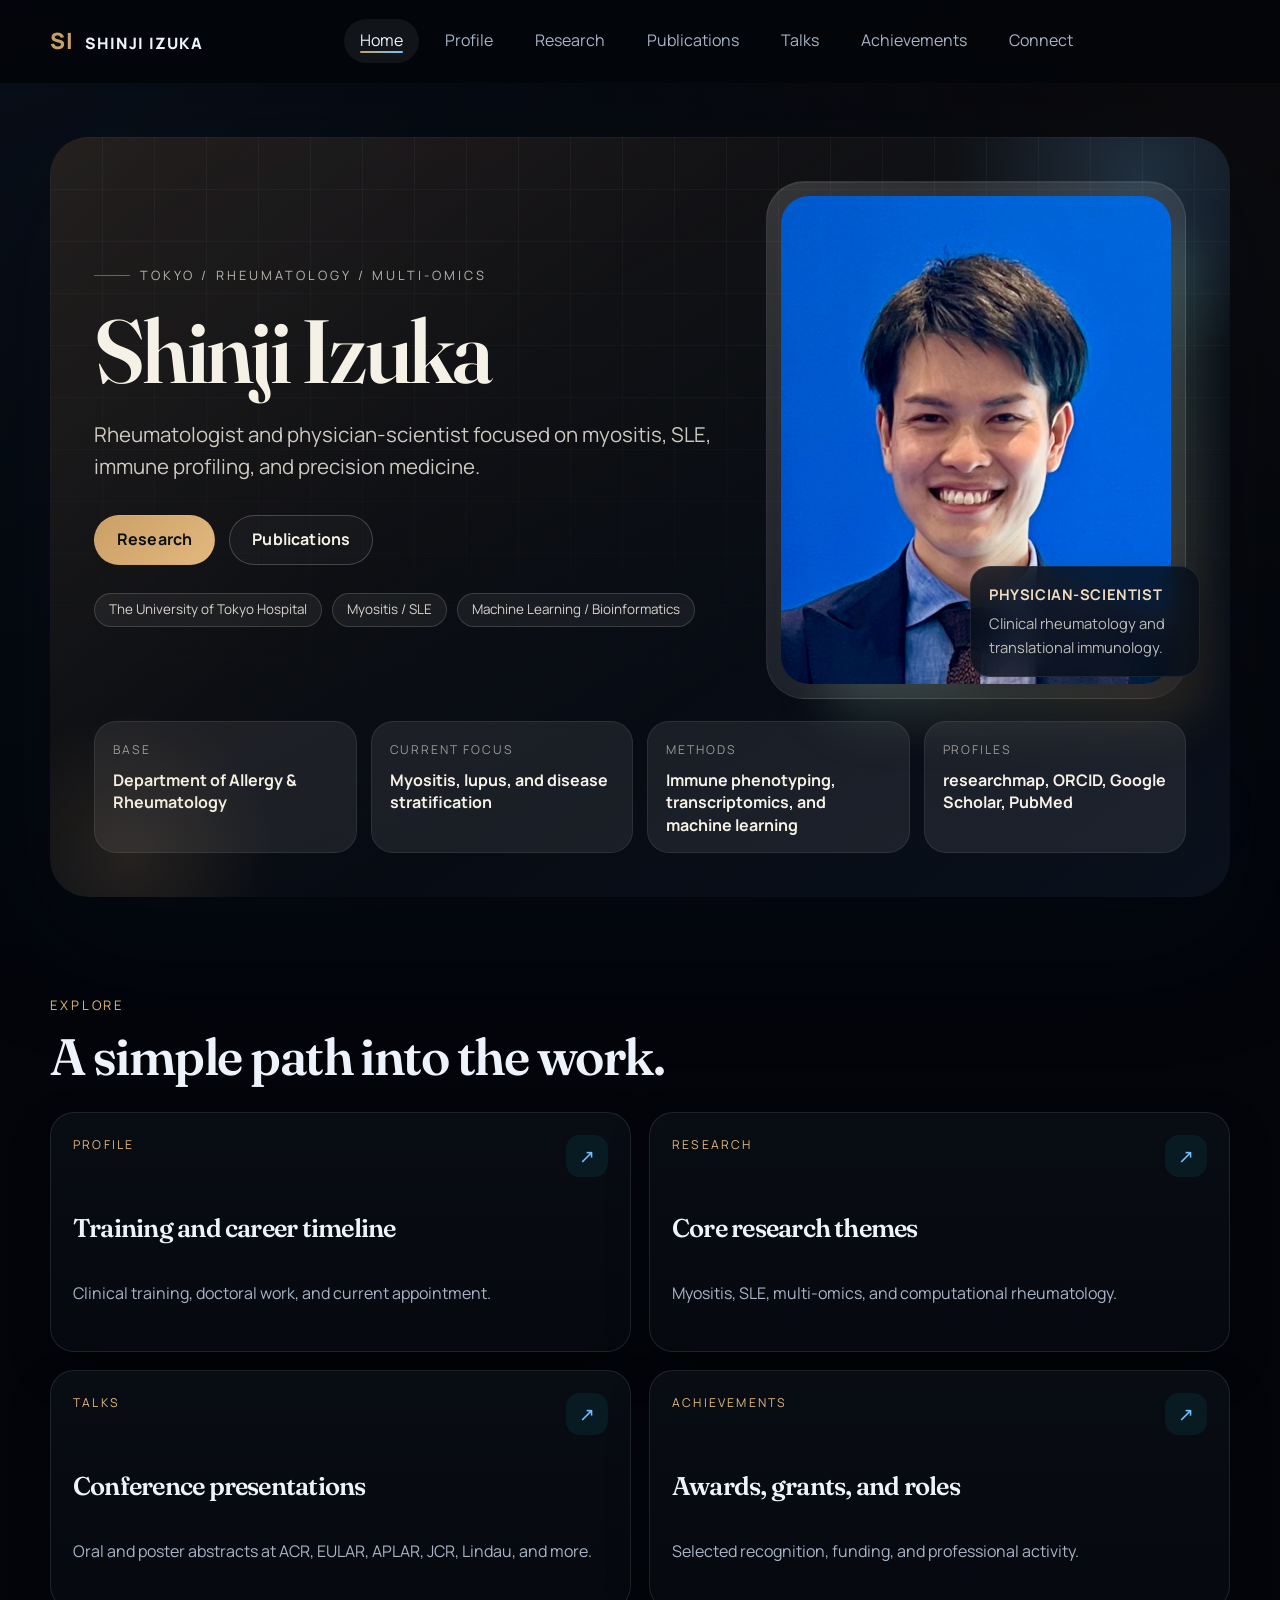
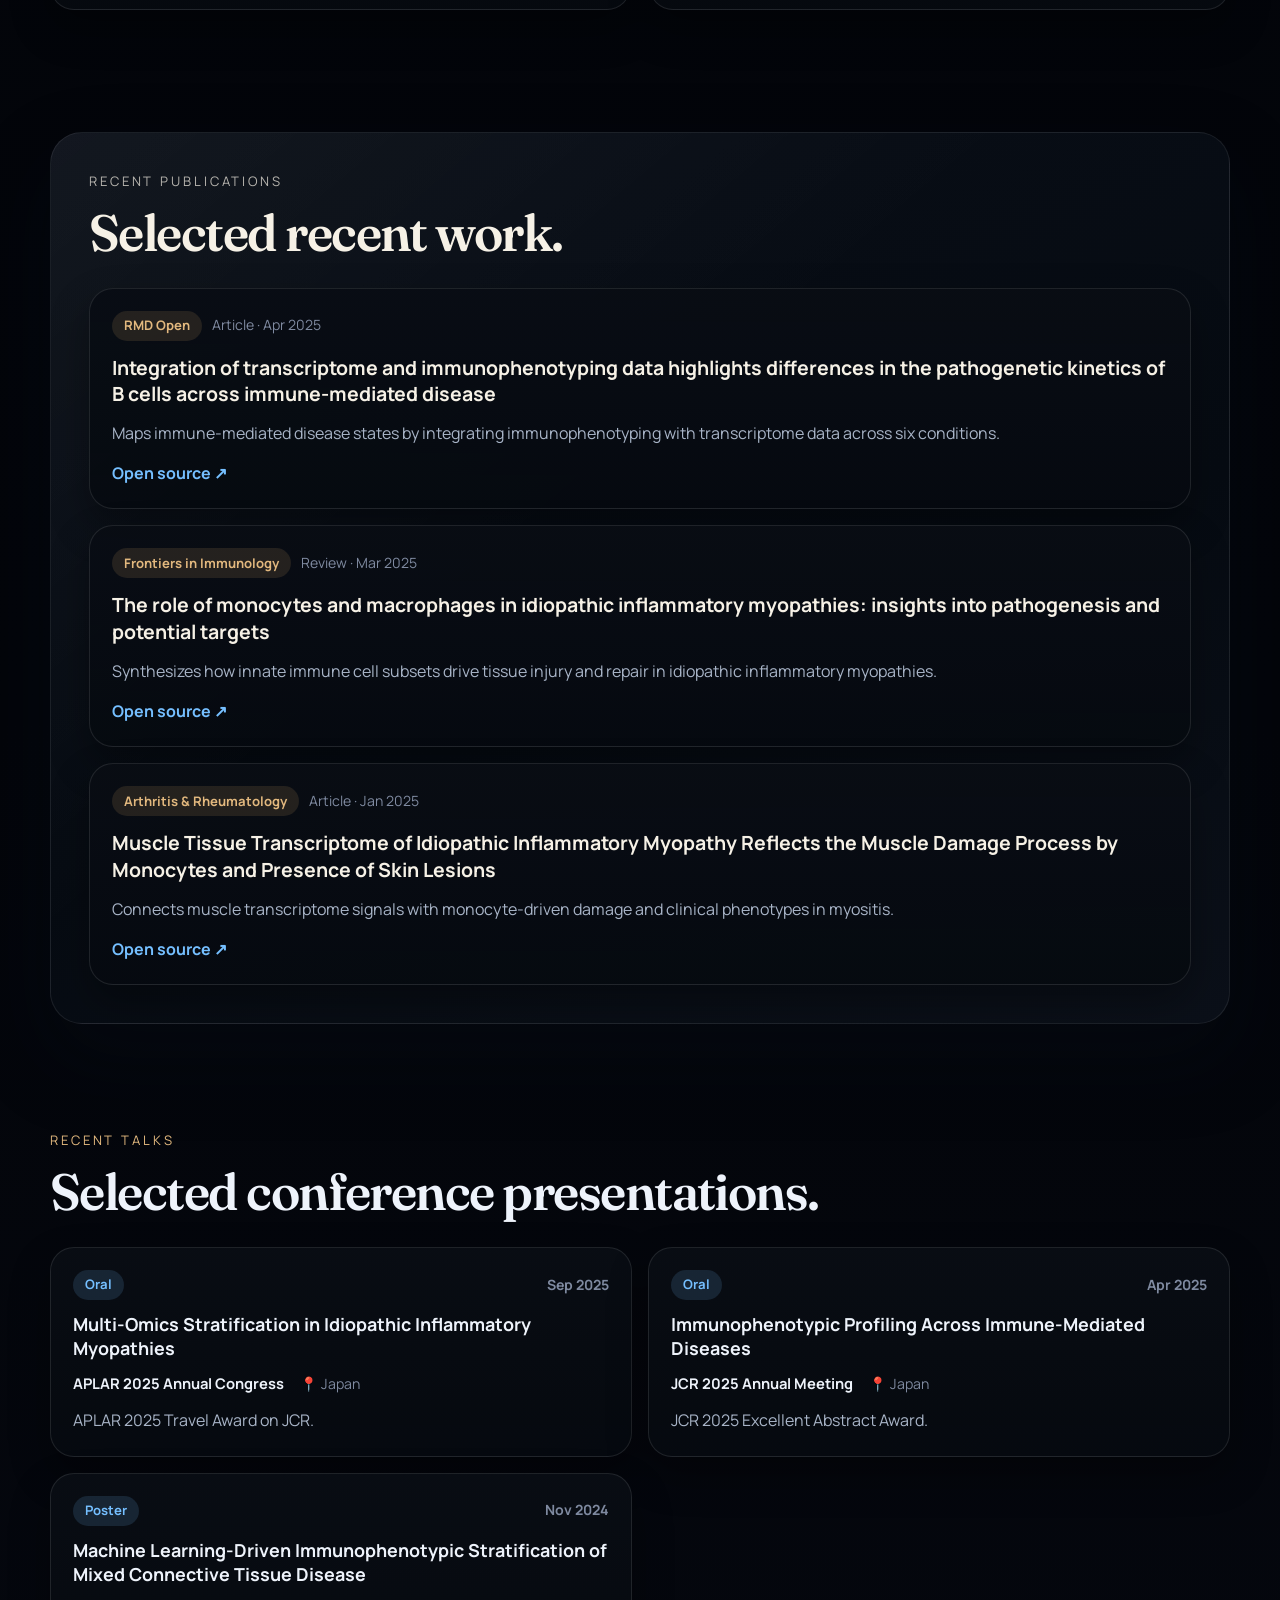
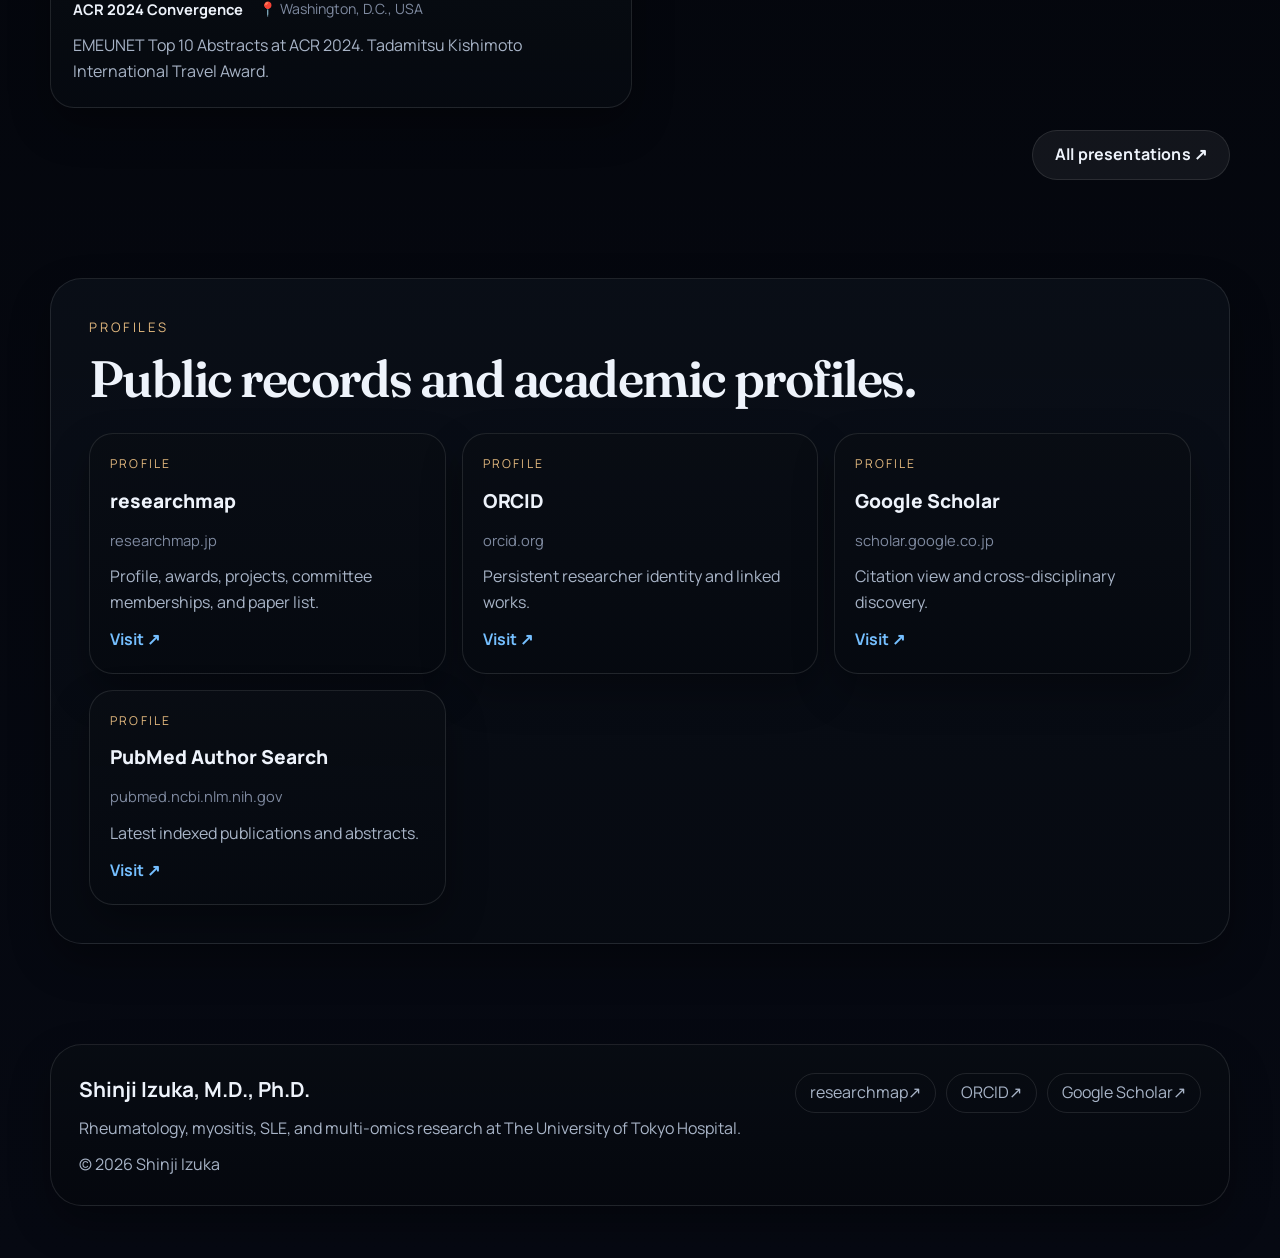
<file: index.html>
<!DOCTYPE html>
<html lang="en">
<head>
  <meta charset="UTF-8">
  <meta name="viewport" content="width=device-width, initial-scale=1.0">
  <title>Shinji Izuka | Rheumatology &amp; Multi-Omics</title>
  <meta name="description" content="Official homepage for Shinji Izuka, M.D., Ph.D. Rheumatology, myositis, SLE, and multi-omics research.">
  <link rel="preconnect" href="https://fonts.googleapis.com">
  <link rel="preconnect" href="https://fonts.gstatic.com" crossorigin>
  <link href="https://fonts.googleapis.com/css2?family=Fraunces:opsz,wght@9..144,500;9..144,600&amp;family=Manrope:wght@400;500;700;800&amp;display=swap" rel="stylesheet">
  <link rel="stylesheet" href="styles.css">
  <meta property="og:title" content="Shinji Izuka">
  <meta property="og:description" content="Rheumatology, myositis, SLE, and multi-omics research at The University of Tokyo Hospital.">
  <meta property="og:type" content="website">
  <meta property="og:image" content="image_c07b11.jpeg">
  <script type="application/ld+json">
    {
      "@context": "https://schema.org",
      "@type": "Person",
      "name": "Shinji Izuka",
      "jobTitle": "Rheumatologist and Translational Researcher",
      "affiliation": {
        "@type": "Organization",
        "name": "The University of Tokyo Hospital"
      },
      "description": "Physician-scientist working on rheumatology, myositis, systemic lupus erythematosus, multi-omics, and translational immunology.",
      "image": "image_c07b11.jpeg",
      "sameAs": [
        "https://researchmap.jp/shinji04",
        "https://orcid.org/0000-0002-9724-4911",
        "https://scholar.google.co.jp/citations?user=rGD6khYAAAAJ",
        "https://www.linkedin.com/in/shinji-izuka-a2b80b192/",
        "https://x.com/IzukaShinji",
        "https://bsky.app/profile/shinjiizuka.bsky.social",
        "https://www.researchgate.net/profile/Shinji-Izuka"
      ]
    }
  </script>
</head>
<body data-page="home">
  <div data-site-header></div>

  <main class="page-main">
    <section class="hero hero--home">
      <div class="shell">
        <div class="hero__frame reveal">
          <div class="grid-lines" aria-hidden="true"></div>
          <div class="hero__content">
            <div>
              <p class="eyebrow">Tokyo / Rheumatology / Multi-Omics</p>
              <h1>Shinji Izuka</h1>
              <p class="hero__lead">
                Rheumatologist and physician-scientist focused on myositis, SLE, immune profiling, and precision medicine.
              </p>
              <div class="hero__actions">
                <a class="button button--primary" href="research.html">Research</a>
                <a class="button button--ghost" href="publications.html">Publications</a>
              </div>
              <div class="hero__meta">
                <span class="pill">The University of Tokyo Hospital</span>
                <span class="pill">Myositis / SLE</span>
                <span class="pill">Machine Learning / Bioinformatics</span>
              </div>
            </div>

            <div class="portrait-panel reveal">
              <div class="portrait-panel__halo" aria-hidden="true"></div>
              <div class="portrait-panel__frame">
                <img src="image_c07b11.jpeg" alt="Portrait of Shinji Izuka">
              </div>
              <div class="portrait-panel__note">
                <strong>Physician-Scientist</strong>
                <span>Clinical rheumatology and translational immunology.</span>
              </div>
            </div>
          </div>

          <div class="stat-band">
            <div class="stat-band__item">
              <div class="stat-band__label">Base</div>
              <div class="stat-band__value">Department of Allergy &amp; Rheumatology</div>
            </div>
            <div class="stat-band__item">
              <div class="stat-band__label">Current Focus</div>
              <div class="stat-band__value">Myositis, lupus, and disease stratification</div>
            </div>
            <div class="stat-band__item">
              <div class="stat-band__label">Methods</div>
              <div class="stat-band__value">Immune phenotyping, transcriptomics, and machine learning</div>
            </div>
            <div class="stat-band__item">
              <div class="stat-band__label">Profiles</div>
              <div class="stat-band__value">researchmap, ORCID, Google Scholar, PubMed</div>
            </div>
          </div>
        </div>
      </div>
    </section>

    <section class="section">
      <div class="shell">
        <div class="section-heading reveal">
          <div class="section-kicker">Explore</div>
          <h2 class="section-title">A simple path into the work.</h2>
        </div>
        <div class="cards-grid cards-grid--two">
          <a class="spotlight-card reveal" href="profile.html">
            <div class="spotlight-card__top">
              <div class="spotlight-card__label">Profile</div>
              <div class="spotlight-card__arrow" aria-hidden="true">↗</div>
            </div>
            <h3 class="story-title">Training and career timeline</h3>
            <p class="spotlight-card__copy">Clinical training, doctoral work, and current appointment.</p>
          </a>
          <a class="spotlight-card reveal" href="research.html">
            <div class="spotlight-card__top">
              <div class="spotlight-card__label">Research</div>
              <div class="spotlight-card__arrow" aria-hidden="true">↗</div>
            </div>
            <h3 class="story-title">Core research themes</h3>
            <p class="spotlight-card__copy">Myositis, SLE, multi-omics, and computational rheumatology.</p>
          </a>
          <a class="spotlight-card reveal" href="talks.html">
            <div class="spotlight-card__top">
              <div class="spotlight-card__label">Talks</div>
              <div class="spotlight-card__arrow" aria-hidden="true">↗</div>
            </div>
            <h3 class="story-title">Conference presentations</h3>
            <p class="spotlight-card__copy">Oral and poster abstracts at ACR, EULAR, APLAR, JCR, Lindau, and more.</p>
          </a>
          <a class="spotlight-card reveal" href="achievements.html">
            <div class="spotlight-card__top">
              <div class="spotlight-card__label">Achievements</div>
              <div class="spotlight-card__arrow" aria-hidden="true">↗</div>
            </div>
            <h3 class="story-title">Awards, grants, and roles</h3>
            <p class="spotlight-card__copy">Selected recognition, funding, and professional activity.</p>
          </a>
        </div>
      </div>
    </section>

    <section class="section section--ink">
      <div class="shell">
        <div class="section-panel section-panel--ink">
          <div class="section-heading reveal">
            <div class="section-kicker">Recent Publications</div>
            <h2 class="section-title">Selected recent work.</h2>
          </div>
          <div class="publication-list" id="home-publications"></div>
        </div>
      </div>
    </section>

    <section class="section">
      <div class="shell">
        <div class="section-heading reveal">
          <div class="section-kicker">Recent Talks</div>
          <h2 class="section-title">Selected conference presentations.</h2>
        </div>
        <div class="talks-grid" id="talks-featured"></div>
        <div class="section-more reveal">
          <a class="button button--light" href="talks.html">All presentations ↗</a>
        </div>
      </div>
    </section>

    <section class="section">
      <div class="shell">
        <div class="section-panel">
          <div class="section-heading reveal">
            <div class="section-kicker">Profiles</div>
            <h2 class="section-title">Public records and academic profiles.</h2>
          </div>
          <div class="link-grid" id="home-links"></div>
        </div>
      </div>
    </section>
  </main>

  <div data-site-footer></div>
  <script src="site.js" defer></script>
</body>
</html>
</file>
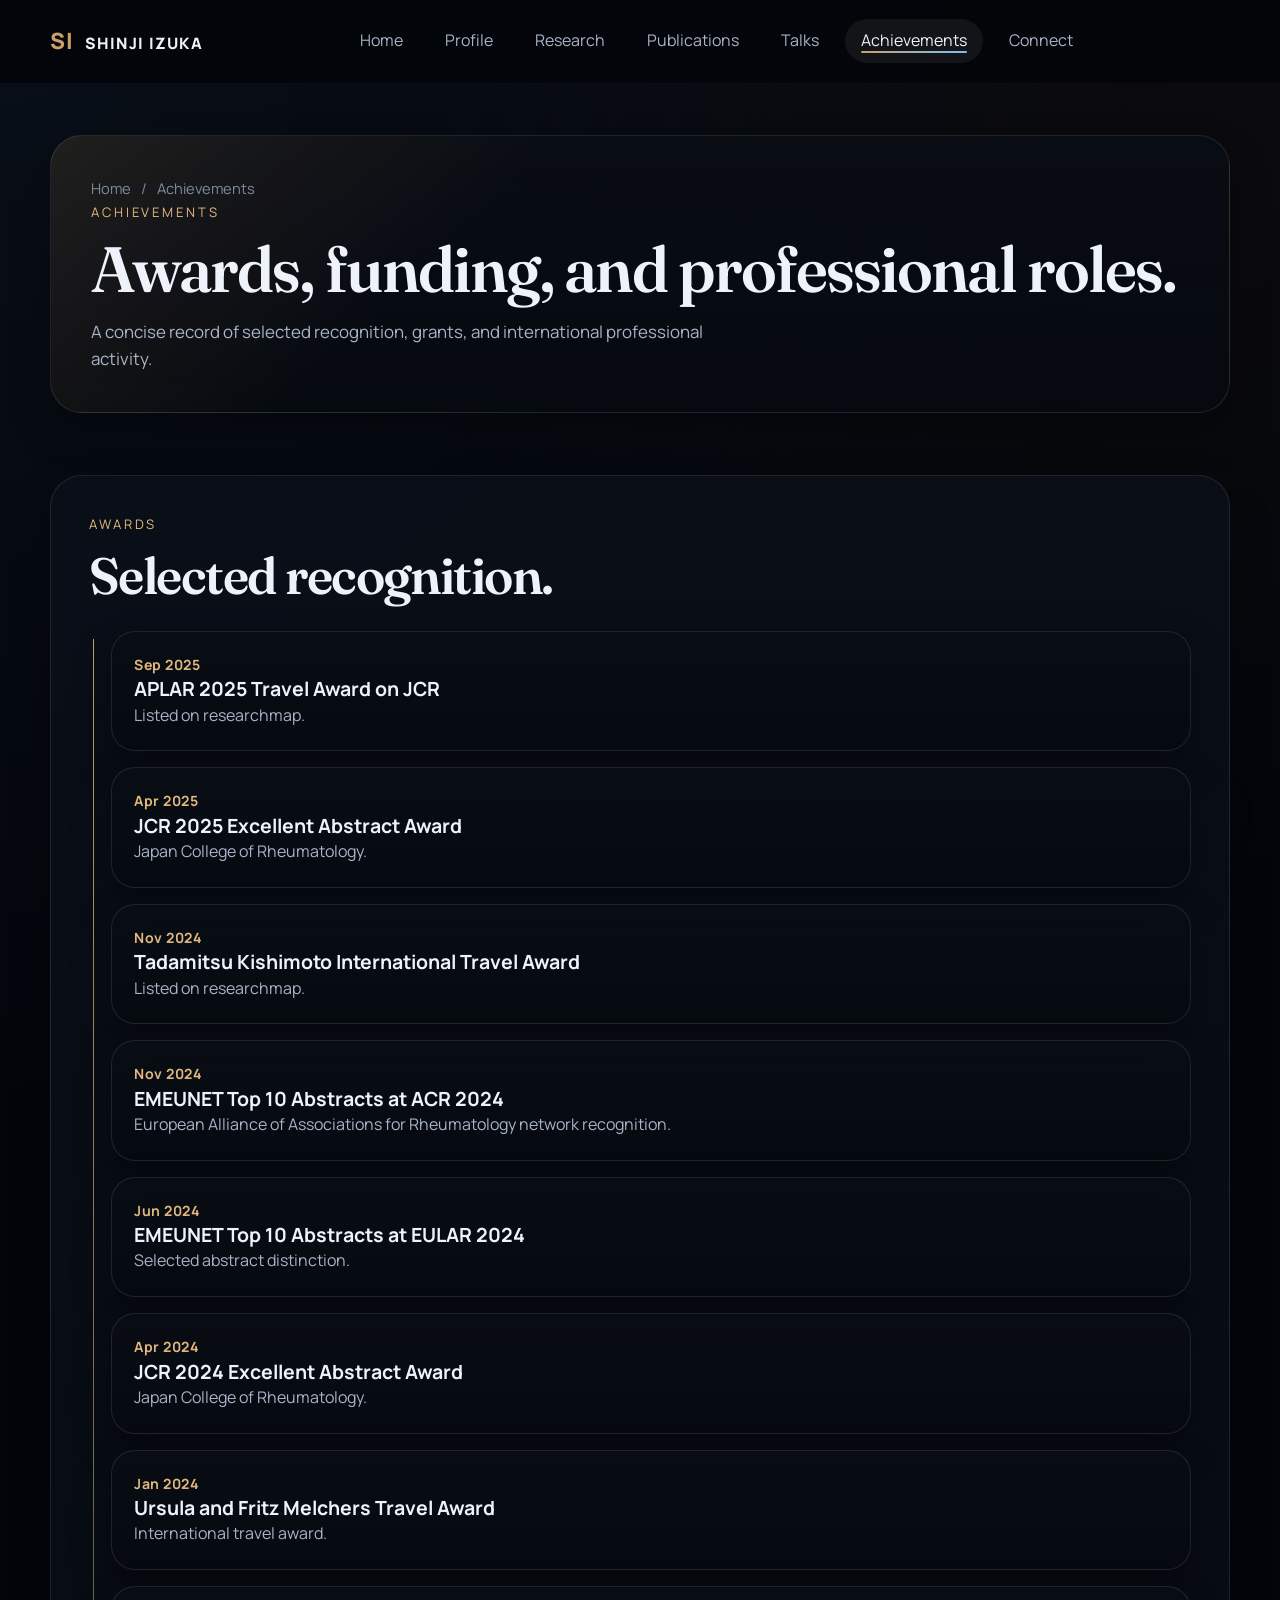
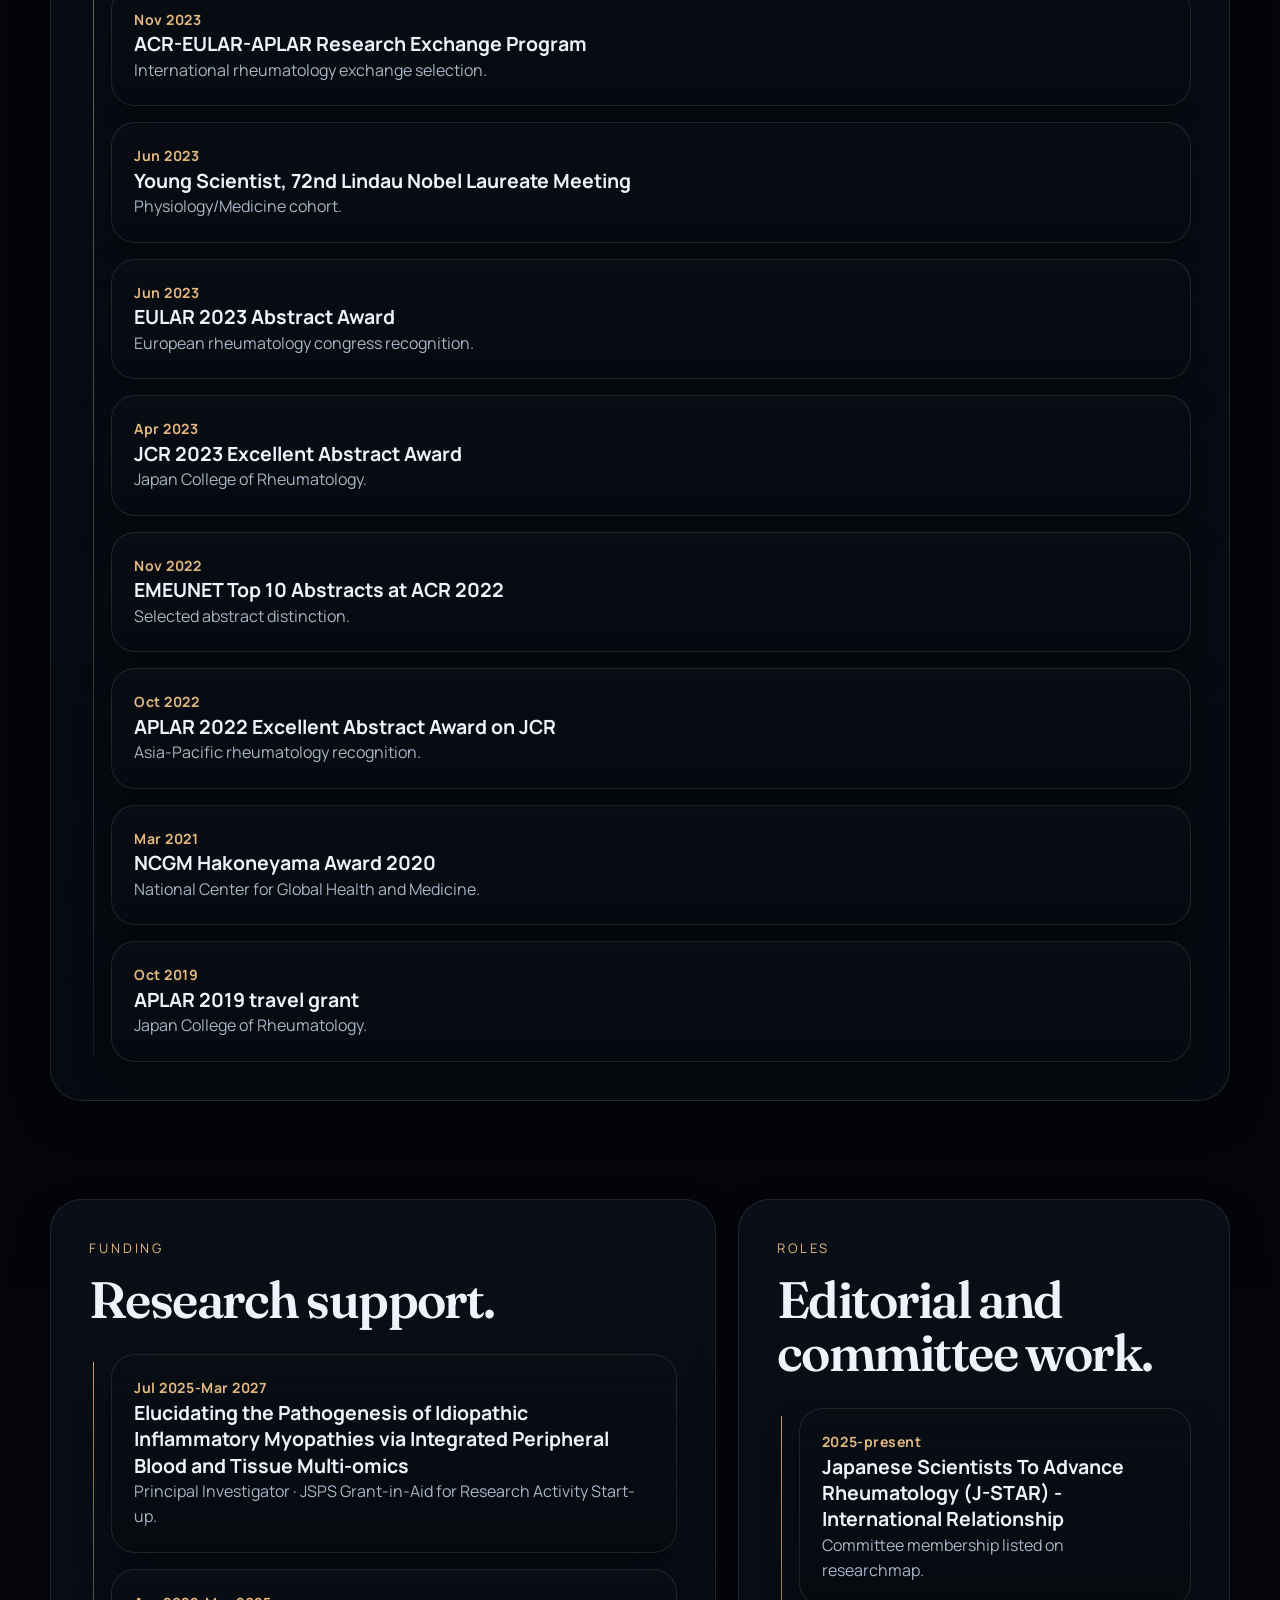
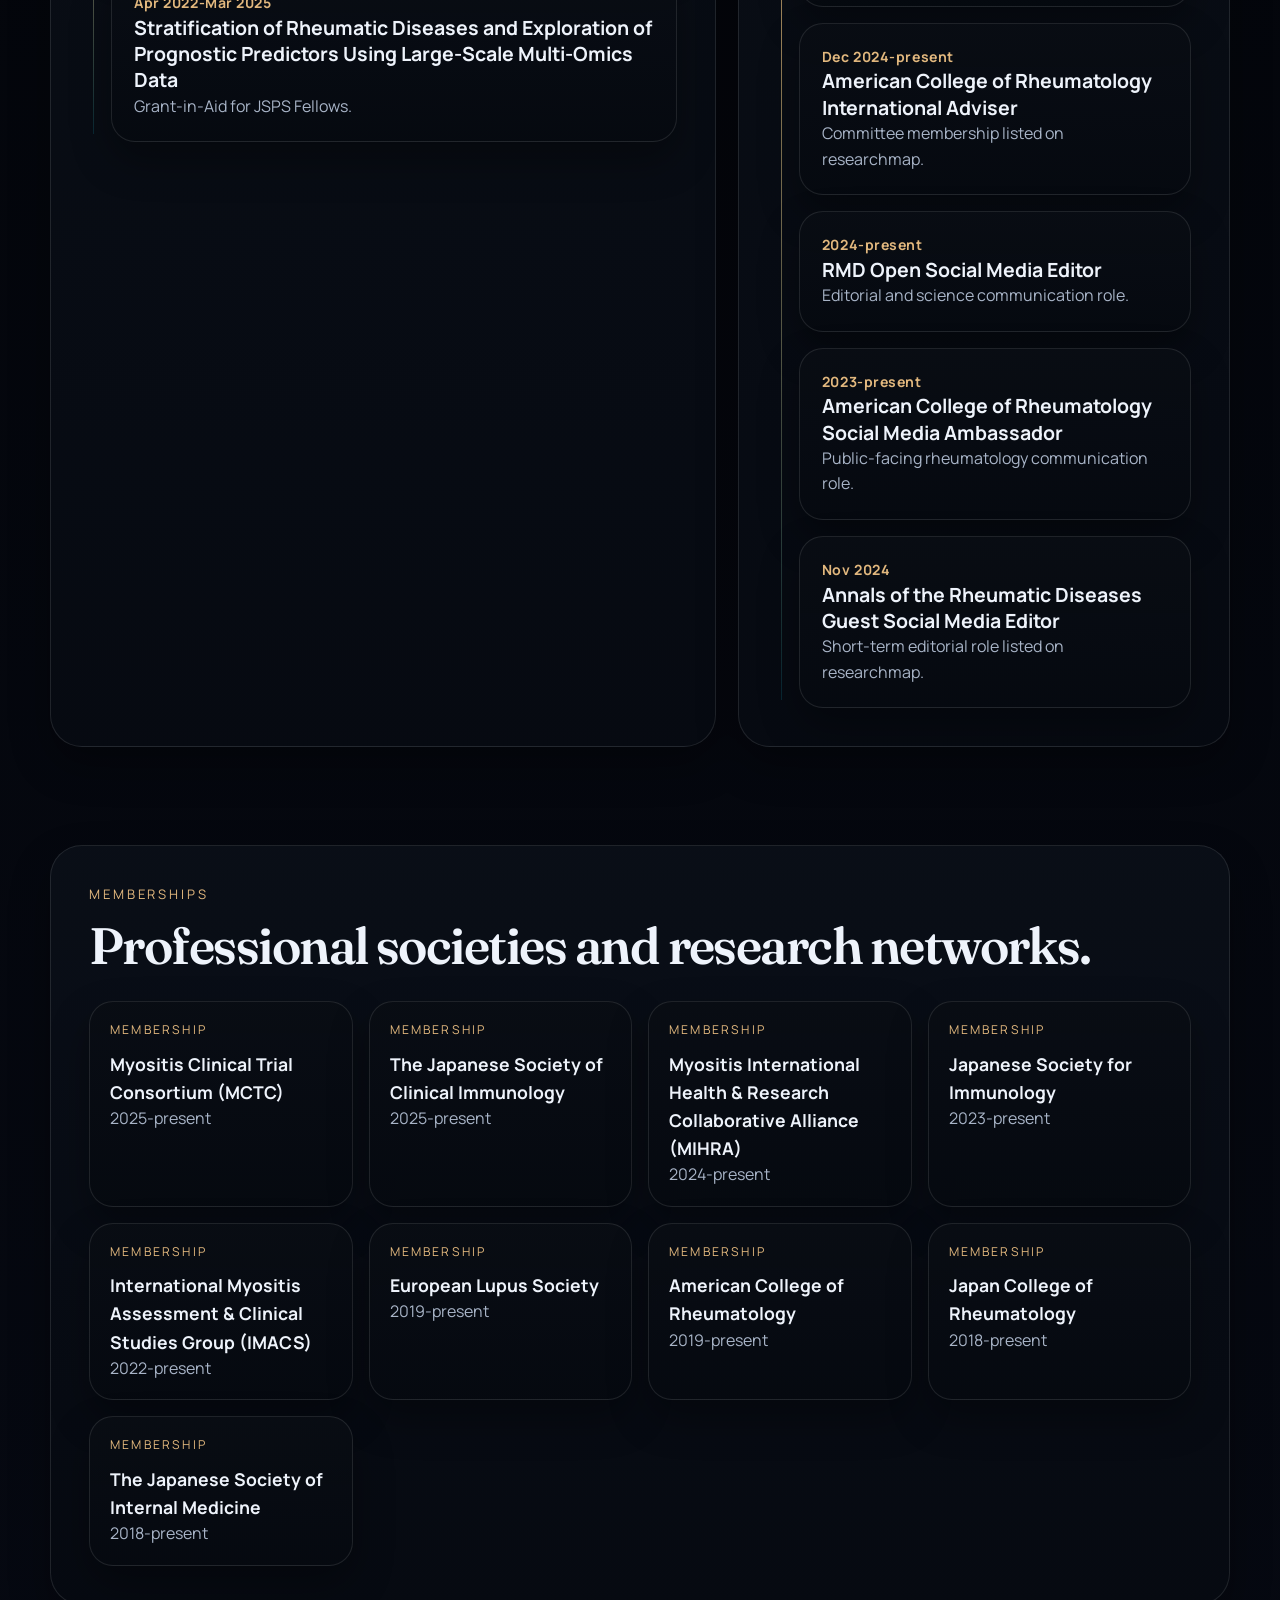
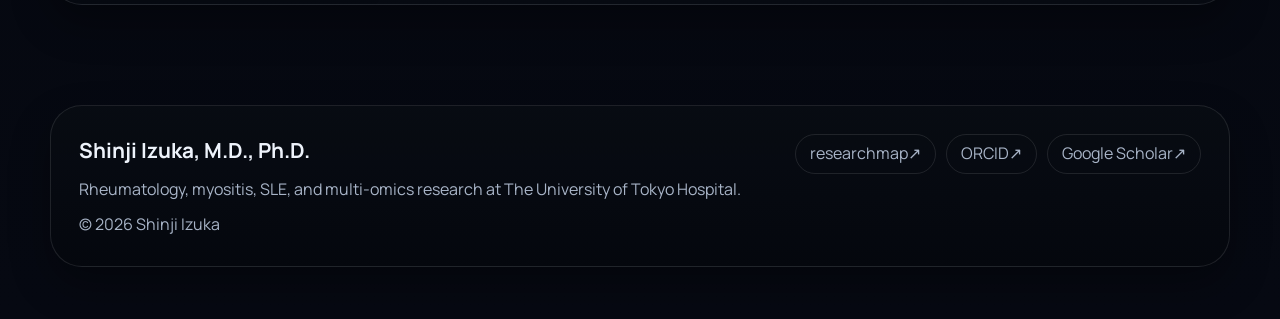
<file: achievements.html>
<!DOCTYPE html>
<html lang="en">
<head>
  <meta charset="UTF-8">
  <meta name="viewport" content="width=device-width, initial-scale=1.0">
  <title>Achievements | Shinji Izuka</title>
  <meta name="description" content="Awards, grants, memberships, and professional roles for Shinji Izuka.">
  <link rel="preconnect" href="https://fonts.googleapis.com">
  <link rel="preconnect" href="https://fonts.gstatic.com" crossorigin>
  <link href="https://fonts.googleapis.com/css2?family=Fraunces:opsz,wght@9..144,500;9..144,600&amp;family=Manrope:wght@400;500;700;800&amp;display=swap" rel="stylesheet">
  <link rel="stylesheet" href="styles.css">
</head>
<body data-page="achievements">
  <div data-site-header></div>

  <main class="page-main">
    <section class="page-hero">
      <div class="shell">
        <div class="page-hero__panel reveal">
          <div class="page-hero__breadcrumbs">
            <a href="index.html">Home</a>
            <span>/</span>
            <span>Achievements</span>
          </div>
          <div class="section-kicker">Achievements</div>
          <h1>Awards, funding, and professional roles.</h1>
          <p>A concise record of selected recognition, grants, and international professional activity.</p>
        </div>
      </div>
    </section>

    <section class="section">
      <div class="shell">
        <div class="section-panel">
          <div class="section-heading reveal">
            <div class="section-kicker">Awards</div>
            <h2 class="section-title">Selected recognition.</h2>
          </div>
          <div class="timeline-list" id="awards-list"></div>
        </div>
      </div>
    </section>

    <section class="section">
      <div class="shell">
        <div class="split-grid">
          <div class="section-panel">
            <div class="section-heading reveal">
              <div class="section-kicker">Funding</div>
              <h2 class="section-title">Research support.</h2>
            </div>
            <div class="timeline-list" id="grants-list"></div>
          </div>

          <div class="section-panel">
            <div class="section-heading reveal">
              <div class="section-kicker">Roles</div>
              <h2 class="section-title">Editorial and committee work.</h2>
            </div>
            <div class="timeline-list" id="roles-list"></div>
          </div>
        </div>
      </div>
    </section>

    <section class="section">
      <div class="shell">
        <div class="section-panel">
          <div class="section-heading reveal">
            <div class="section-kicker">Memberships</div>
            <h2 class="section-title">Professional societies and research networks.</h2>
          </div>
          <div class="cards-grid cards-grid--four membership-list" id="memberships-list"></div>
        </div>
      </div>
    </section>
  </main>

  <div data-site-footer></div>
  <script src="site.js" defer></script>
</body>
</html>
</file>
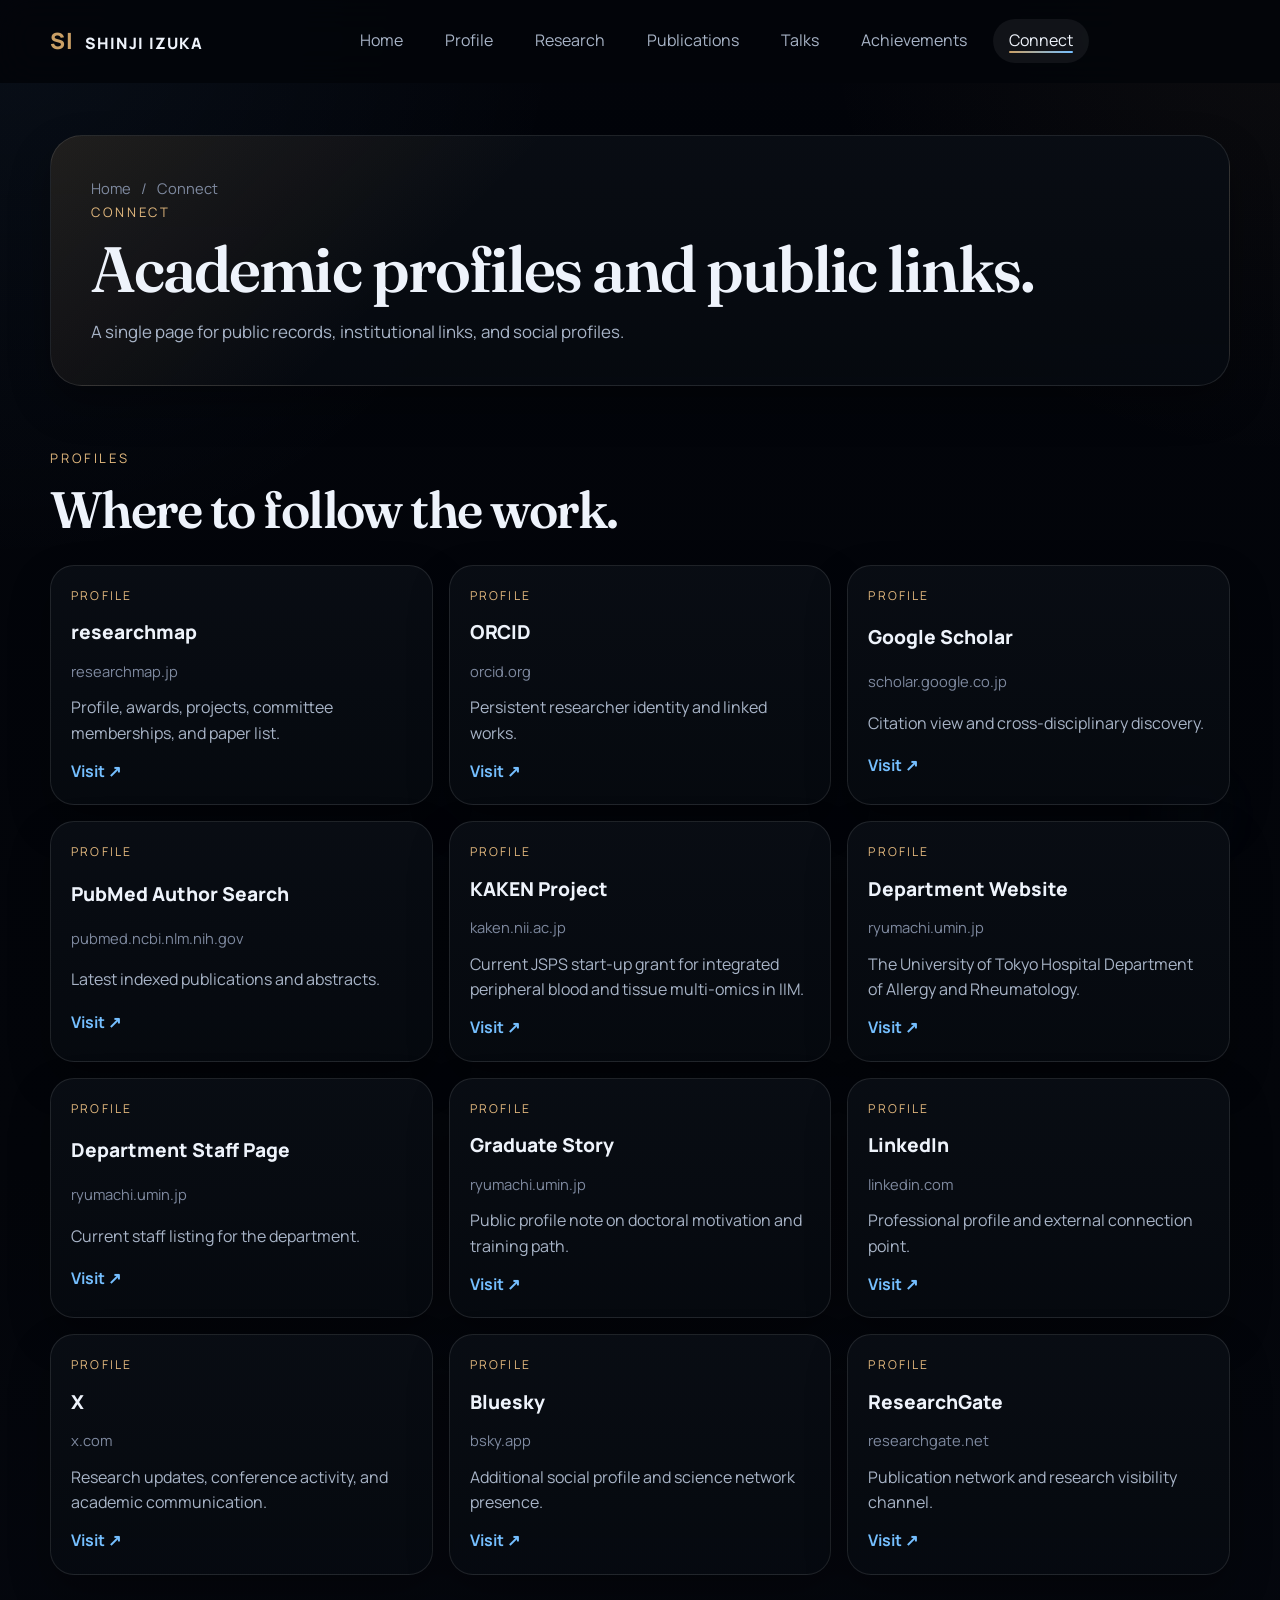
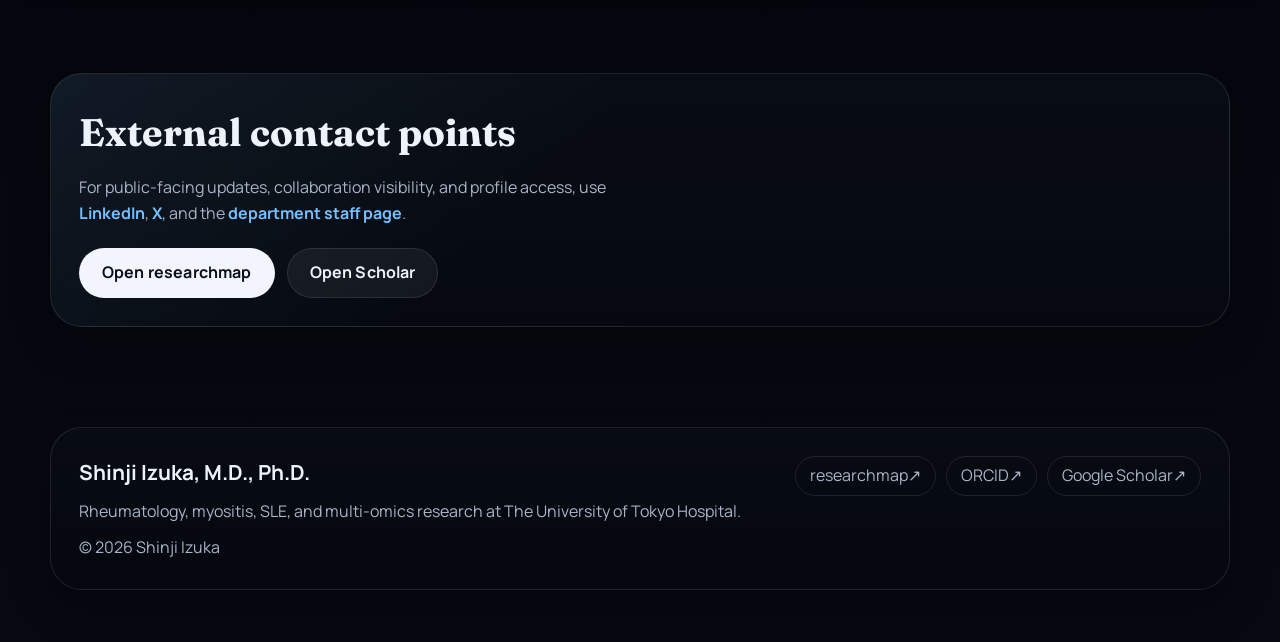
<file: connect.html>
<!DOCTYPE html>
<html lang="en">
<head>
  <meta charset="UTF-8">
  <meta name="viewport" content="width=device-width, initial-scale=1.0">
  <title>Connect | Shinji Izuka</title>
  <meta name="description" content="Public profiles and external links for Shinji Izuka.">
  <link rel="preconnect" href="https://fonts.googleapis.com">
  <link rel="preconnect" href="https://fonts.gstatic.com" crossorigin>
  <link href="https://fonts.googleapis.com/css2?family=Fraunces:opsz,wght@9..144,500;9..144,600&amp;family=Manrope:wght@400;500;700;800&amp;display=swap" rel="stylesheet">
  <link rel="stylesheet" href="styles.css">
</head>
<body data-page="connect">
  <div data-site-header></div>

  <main class="page-main">
    <section class="page-hero">
      <div class="shell">
        <div class="page-hero__panel reveal">
          <div class="page-hero__breadcrumbs">
            <a href="index.html">Home</a>
            <span>/</span>
            <span>Connect</span>
          </div>
          <div class="section-kicker">Connect</div>
          <h1>Academic profiles and public links.</h1>
          <p>A single page for public records, institutional links, and social profiles.</p>
        </div>
      </div>
    </section>

    <section class="section">
      <div class="shell">
        <div class="section-heading reveal">
          <div class="section-kicker">Profiles</div>
          <h2 class="section-title">Where to follow the work.</h2>
        </div>
        <div class="link-grid" id="profiles-list"></div>
      </div>
    </section>

    <section class="section">
      <div class="shell">
        <div class="cta-panel reveal">
          <h2>External contact points</h2>
          <p>
            For public-facing updates, collaboration visibility, and profile access, use
            <a class="inline-link" href="https://www.linkedin.com/in/shinji-izuka-a2b80b192/" target="_blank" rel="noopener noreferrer">LinkedIn</a>,
            <a class="inline-link" href="https://x.com/IzukaShinji" target="_blank" rel="noopener noreferrer">X</a>,
            and the
            <a class="inline-link" href="https://ryumachi.umin.jp/staff/index.html" target="_blank" rel="noopener noreferrer">department staff page</a>.
          </p>
          <div class="cta-panel__actions">
            <a class="button button--ink" href="https://researchmap.jp/shinji04" target="_blank" rel="noopener noreferrer">Open researchmap</a>
            <a class="button button--light" href="https://scholar.google.co.jp/citations?user=rGD6khYAAAAJ" target="_blank" rel="noopener noreferrer">Open Scholar</a>
          </div>
        </div>
      </div>
    </section>
  </main>

  <div data-site-footer></div>
  <script src="site.js" defer></script>
</body>
</html>
</file>
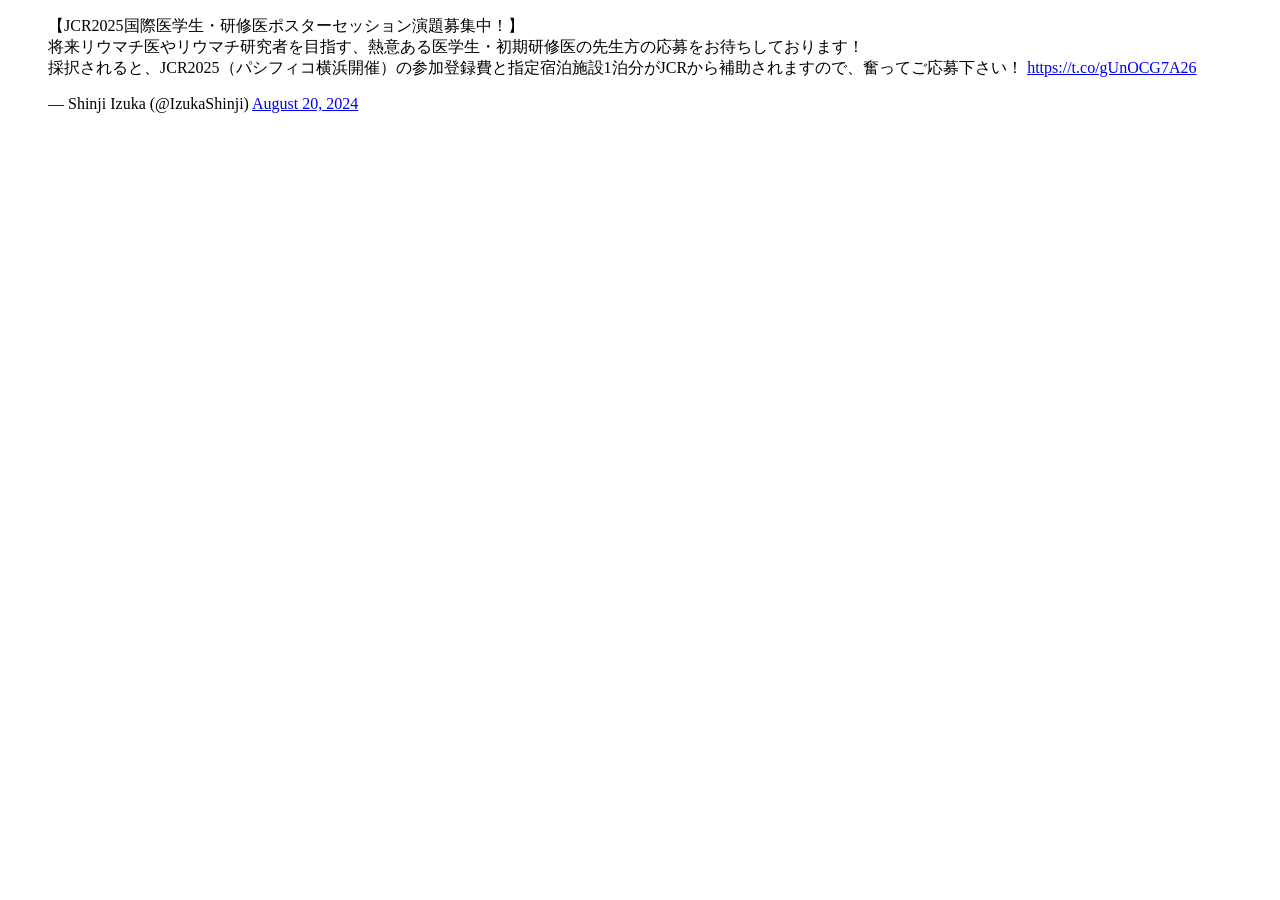
<file: index copy.html>
<!DOCTYPE html>
<html lang="en">
<head>
    <meta charset="UTF-8">
    <title>Single Tweet Test on GitHub Pages</title>
</head>
<body>
    <blockquote class="twitter-tweet" data-media-max-width="560">
      <p lang="ja" dir="ltr">【JCR2025国際医学生・研修医ポスターセッション演題募集中！】<br>将来リウマチ医やリウマチ研究者を目指す、熱意ある医学生・初期研修医の先生方の応募をお待ちしております！<br>採択されると、JCR2025（パシフィコ横浜開催）の参加登録費と指定宿泊施設1泊分がJCRから補助されますので、奮ってご応募下さい！ <a href="https://t.co/gUnOCG7A26">https://t.co/gUnOCG7A26</a></p>
      &mdash; Shinji Izuka (@IzukaShinji) <a href="https://twitter.com/IzukaShinji/status/1825861681727287508?ref_src=twsrc%5Etfw">August 20, 2024</a>
    </blockquote>
    <script async src="https://platform.twitter.com/widgets.js" charset="utf-8"></script>
</body>
</html>
</file>
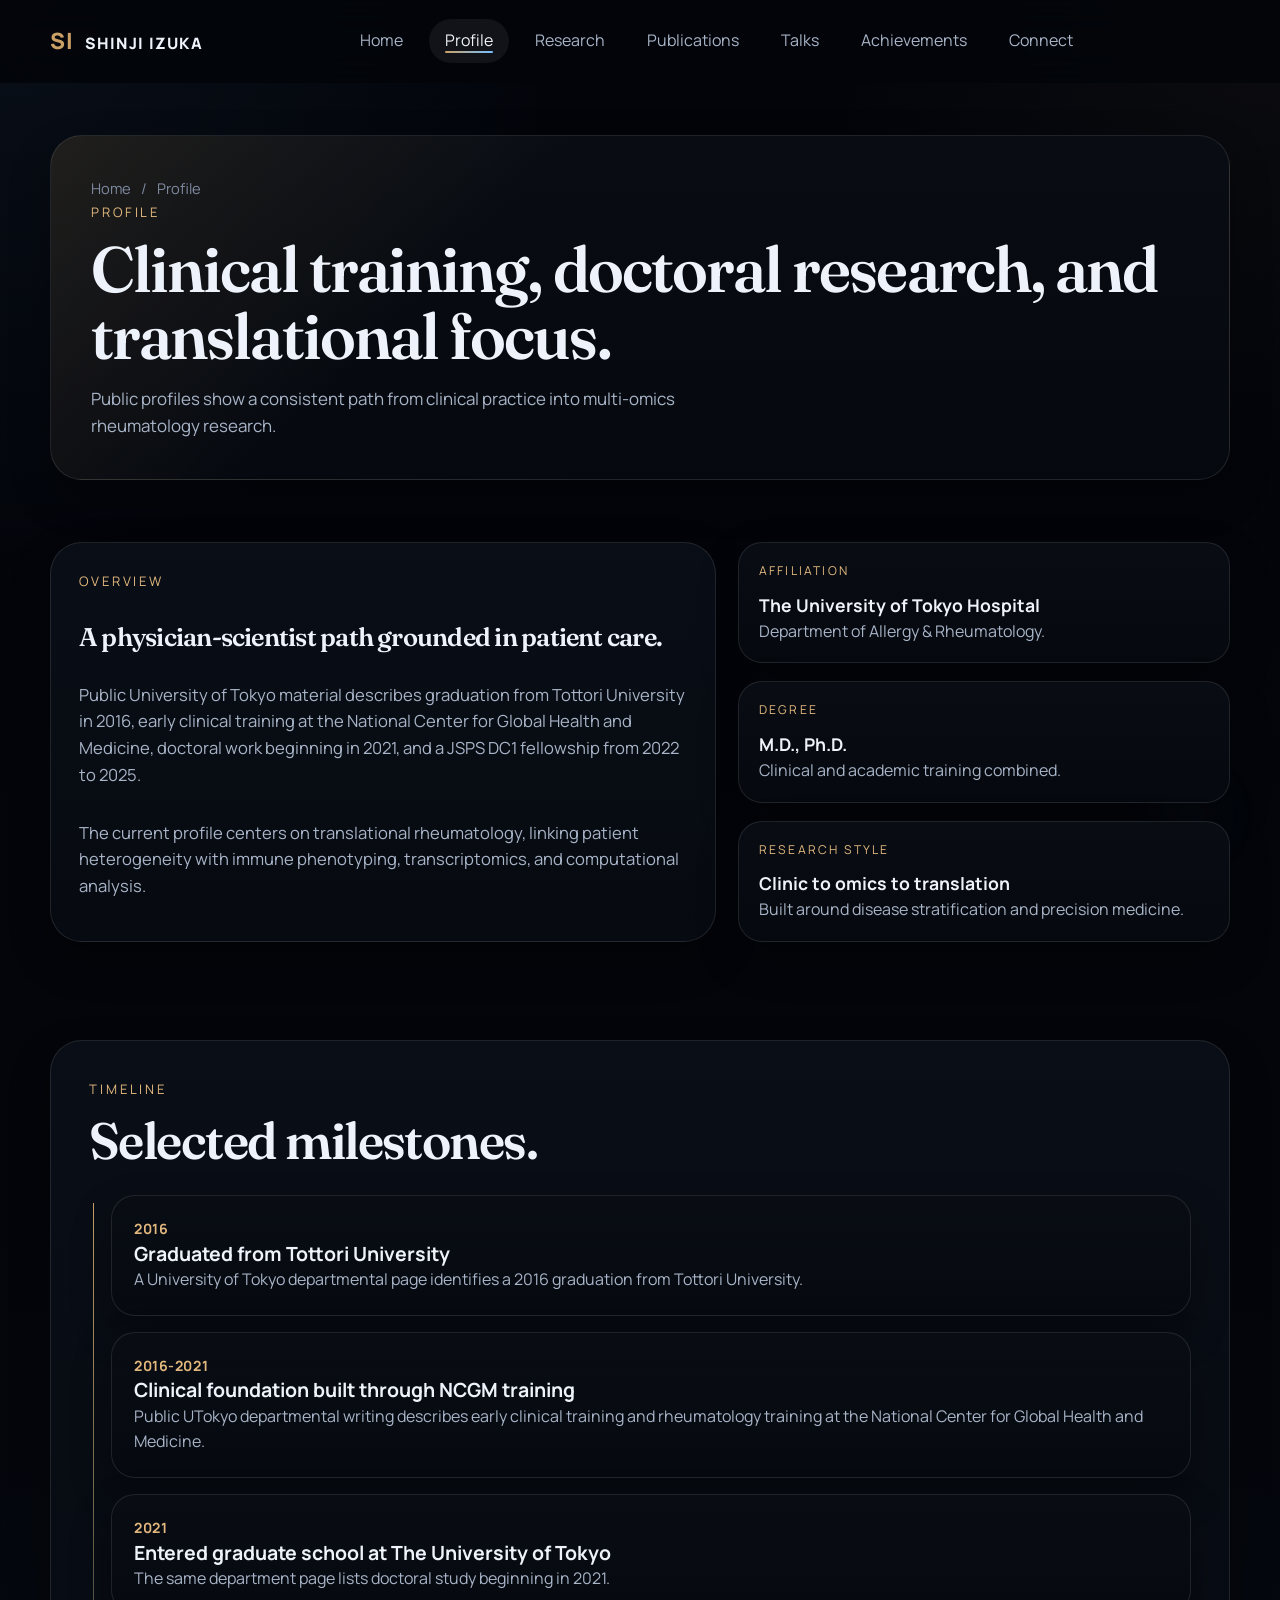
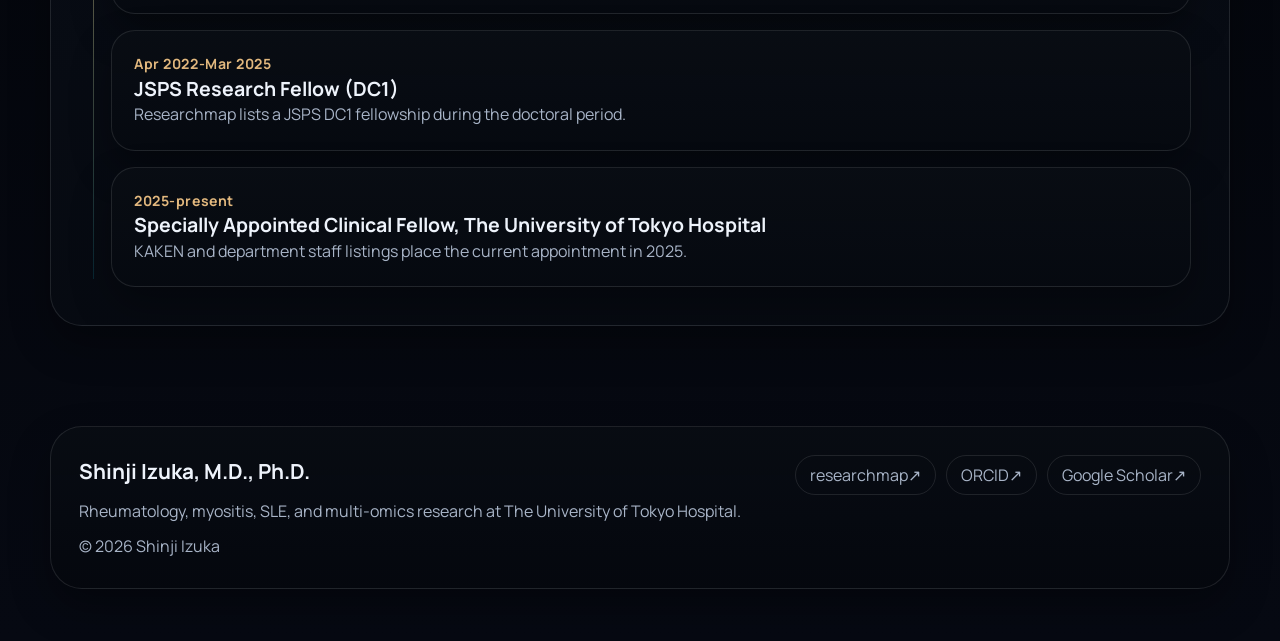
<file: profile.html>
<!DOCTYPE html>
<html lang="en">
<head>
  <meta charset="UTF-8">
  <meta name="viewport" content="width=device-width, initial-scale=1.0">
  <title>Profile | Shinji Izuka</title>
  <meta name="description" content="Profile of Shinji Izuka, M.D., Ph.D. Training path and career timeline in rheumatology.">
  <link rel="preconnect" href="https://fonts.googleapis.com">
  <link rel="preconnect" href="https://fonts.gstatic.com" crossorigin>
  <link href="https://fonts.googleapis.com/css2?family=Fraunces:opsz,wght@9..144,500;9..144,600&amp;family=Manrope:wght@400;500;700;800&amp;display=swap" rel="stylesheet">
  <link rel="stylesheet" href="styles.css">
</head>
<body data-page="profile">
  <div data-site-header></div>

  <main class="page-main">
    <section class="page-hero">
      <div class="shell">
        <div class="page-hero__panel reveal">
          <div class="page-hero__breadcrumbs">
            <a href="index.html">Home</a>
            <span>/</span>
            <span>Profile</span>
          </div>
          <div class="section-kicker">Profile</div>
          <h1>Clinical training, doctoral research, and translational focus.</h1>
          <p>Public profiles show a consistent path from clinical practice into multi-omics rheumatology research.</p>
        </div>
      </div>
    </section>

    <section class="section">
      <div class="shell">
        <div class="story-grid">
          <article class="story-panel reveal">
            <div class="section-kicker">Overview</div>
            <h2 class="story-title">A physician-scientist path grounded in patient care.</h2>
            <p class="story-copy">
              Public University of Tokyo material describes graduation from Tottori University in 2016, early clinical training at the National Center for Global Health and Medicine, doctoral work beginning in 2021, and a JSPS DC1 fellowship from 2022 to 2025.
            </p>
            <p class="story-copy">
              The current profile centers on translational rheumatology, linking patient heterogeneity with immune phenotyping, transcriptomics, and computational analysis.
            </p>
          </article>

          <div class="side-stack">
            <article class="mini-card reveal">
              <div class="mini-label">Affiliation</div>
              <strong>The University of Tokyo Hospital</strong>
              <p class="mini-note">Department of Allergy &amp; Rheumatology.</p>
            </article>
            <article class="mini-card reveal">
              <div class="mini-label">Degree</div>
              <strong>M.D., Ph.D.</strong>
              <p class="mini-note">Clinical and academic training combined.</p>
            </article>
            <article class="mini-card reveal">
              <div class="mini-label">Research Style</div>
              <strong>Clinic to omics to translation</strong>
              <p class="mini-note">Built around disease stratification and precision medicine.</p>
            </article>
          </div>
        </div>
      </div>
    </section>

    <section class="section">
      <div class="shell">
        <div class="section-panel">
          <div class="section-heading reveal">
            <div class="section-kicker">Timeline</div>
            <h2 class="section-title">Selected milestones.</h2>
          </div>
          <div class="timeline-list" id="profile-timeline"></div>
        </div>
      </div>
    </section>
  </main>

  <div data-site-footer></div>
  <script src="site.js" defer></script>
</body>
</html>
</file>
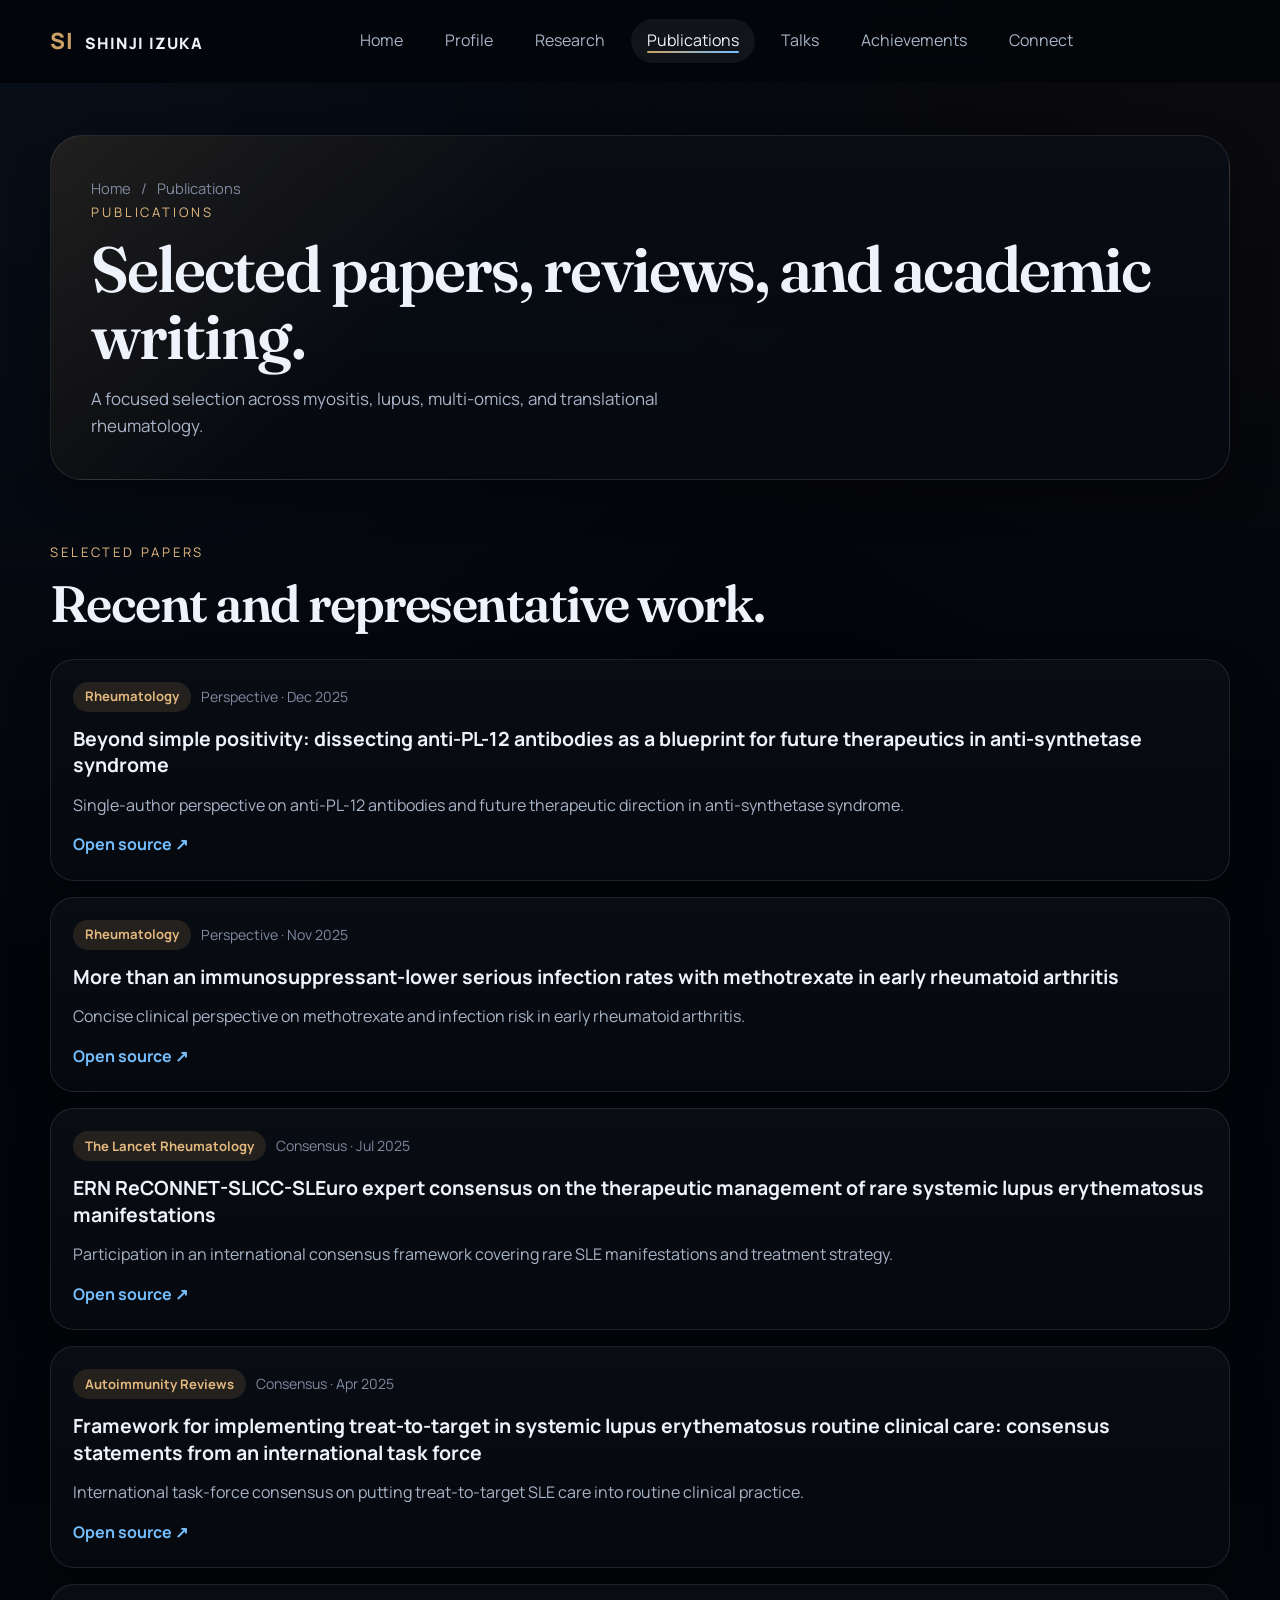
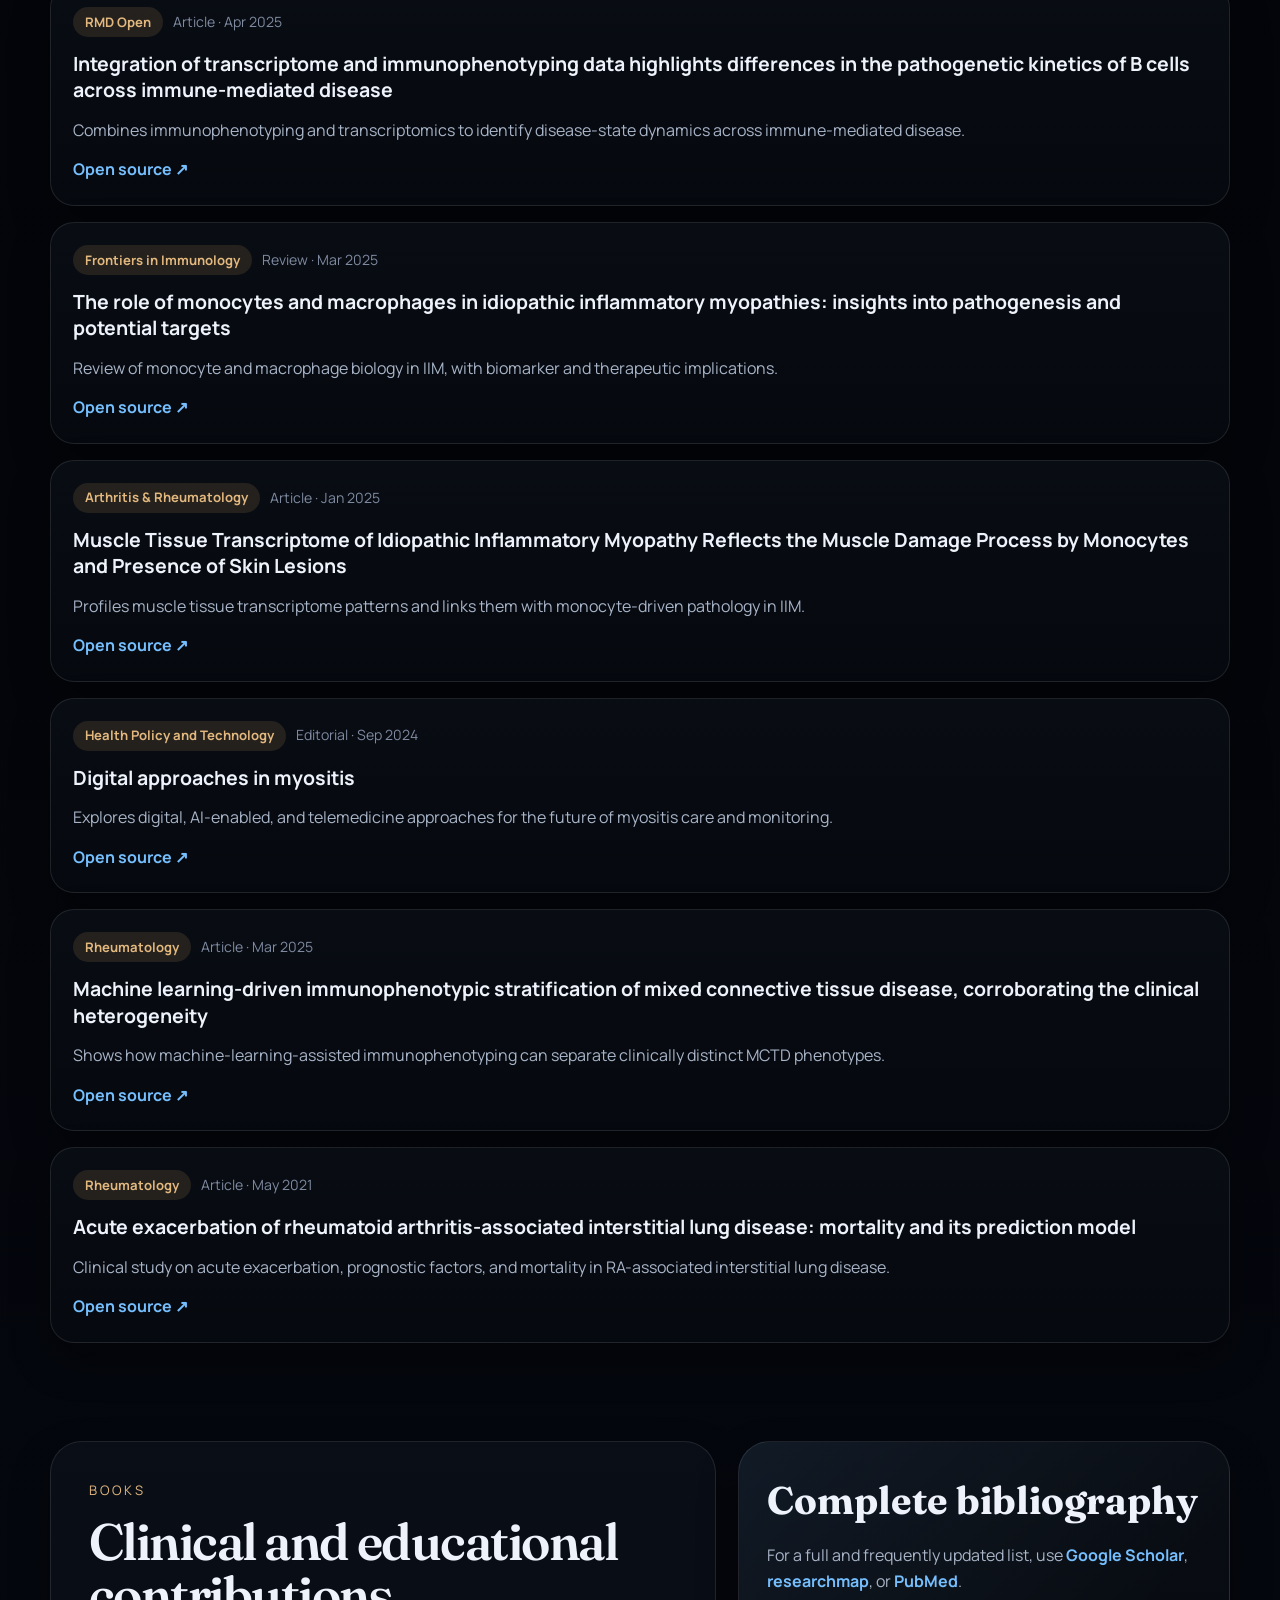
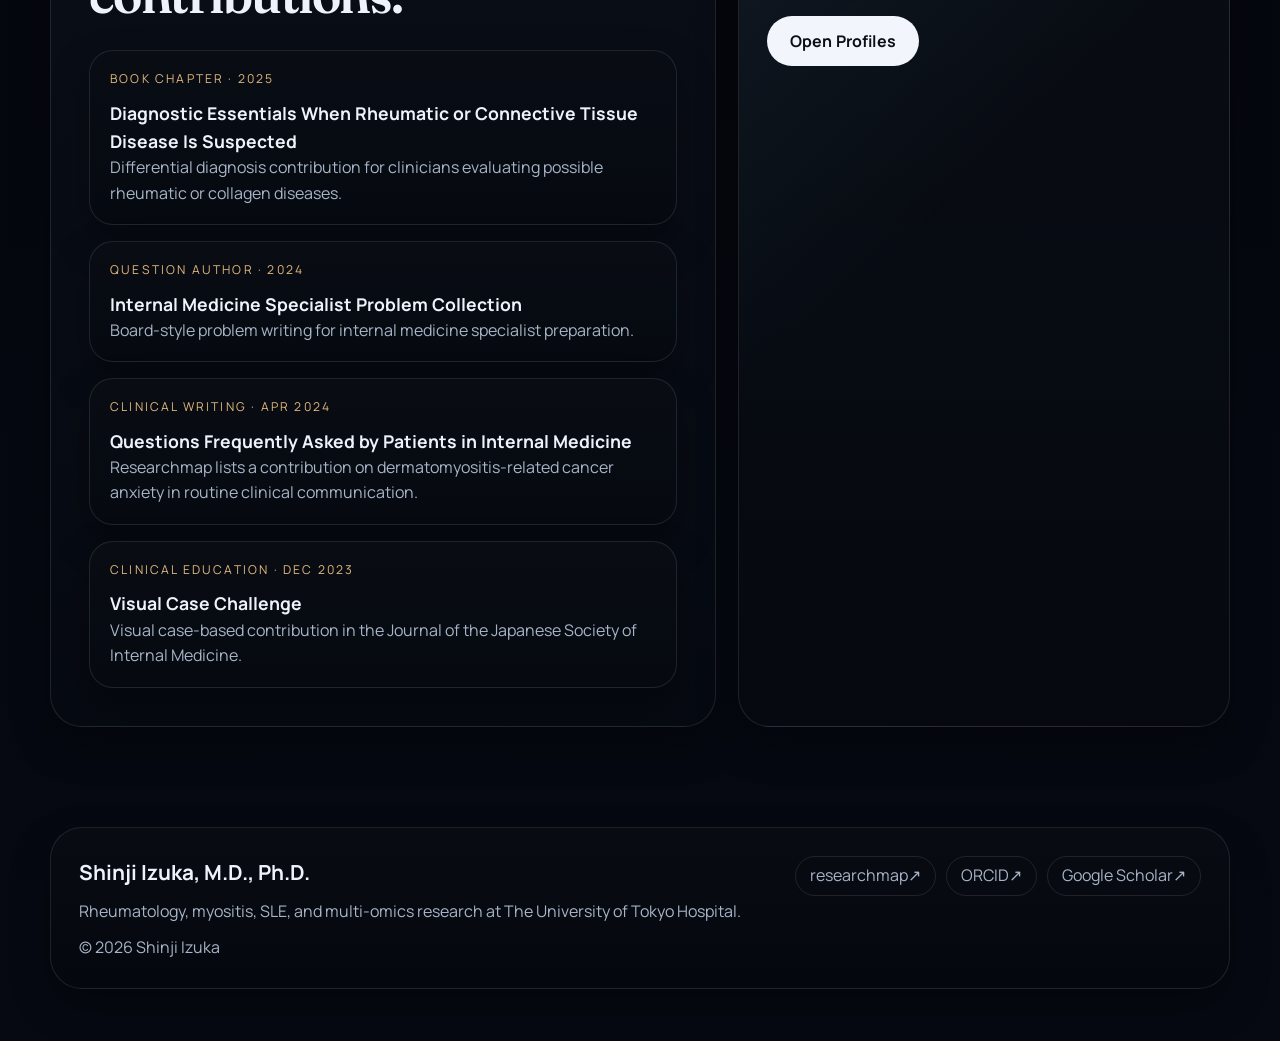
<file: publications.html>
<!DOCTYPE html>
<html lang="en">
<head>
  <meta charset="UTF-8">
  <meta name="viewport" content="width=device-width, initial-scale=1.0">
  <title>Publications | Shinji Izuka</title>
  <meta name="description" content="Selected publications, reviews, consensus work, and books by Shinji Izuka.">
  <link rel="preconnect" href="https://fonts.googleapis.com">
  <link rel="preconnect" href="https://fonts.gstatic.com" crossorigin>
  <link href="https://fonts.googleapis.com/css2?family=Fraunces:opsz,wght@9..144,500;9..144,600&amp;family=Manrope:wght@400;500;700;800&amp;display=swap" rel="stylesheet">
  <link rel="stylesheet" href="styles.css">
</head>
<body data-page="publications">
  <div data-site-header></div>

  <main class="page-main">
    <section class="page-hero">
      <div class="shell">
        <div class="page-hero__panel reveal">
          <div class="page-hero__breadcrumbs">
            <a href="index.html">Home</a>
            <span>/</span>
            <span>Publications</span>
          </div>
          <div class="section-kicker">Publications</div>
          <h1>Selected papers, reviews, and academic writing.</h1>
          <p>A focused selection across myositis, lupus, multi-omics, and translational rheumatology.</p>
        </div>
      </div>
    </section>

    <section class="section">
      <div class="shell">
        <div class="section-heading reveal">
          <div class="section-kicker">Selected Papers</div>
          <h2 class="section-title">Recent and representative work.</h2>
        </div>
        <div class="publication-list" id="publications-list"></div>
      </div>
    </section>

    <section class="section">
      <div class="shell">
        <div class="split-grid">
          <div class="section-panel">
            <div class="section-heading reveal">
              <div class="section-kicker">Books</div>
              <h2 class="section-title">Clinical and educational contributions.</h2>
            </div>
            <div class="book-list" id="books-list"></div>
          </div>

          <div class="cta-panel reveal">
            <h2>Complete bibliography</h2>
            <p>
              For a full and frequently updated list, use
              <a class="inline-link" href="https://scholar.google.co.jp/citations?user=rGD6khYAAAAJ" target="_blank" rel="noopener noreferrer">Google Scholar</a>,
              <a class="inline-link" href="https://researchmap.jp/shinji04/published_papers" target="_blank" rel="noopener noreferrer">researchmap</a>,
              or
              <a class="inline-link" href="https://pubmed.ncbi.nlm.nih.gov/?term=Izuka+Shinji%5BAuthor%5D&amp;sort=date" target="_blank" rel="noopener noreferrer">PubMed</a>.
            </p>
            <div class="cta-panel__actions">
              <a class="button button--ink" href="connect.html">Open Profiles</a>
            </div>
          </div>
        </div>
      </div>
    </section>
  </main>

  <div data-site-footer></div>
  <script src="site.js" defer></script>
</body>
</html>
</file>
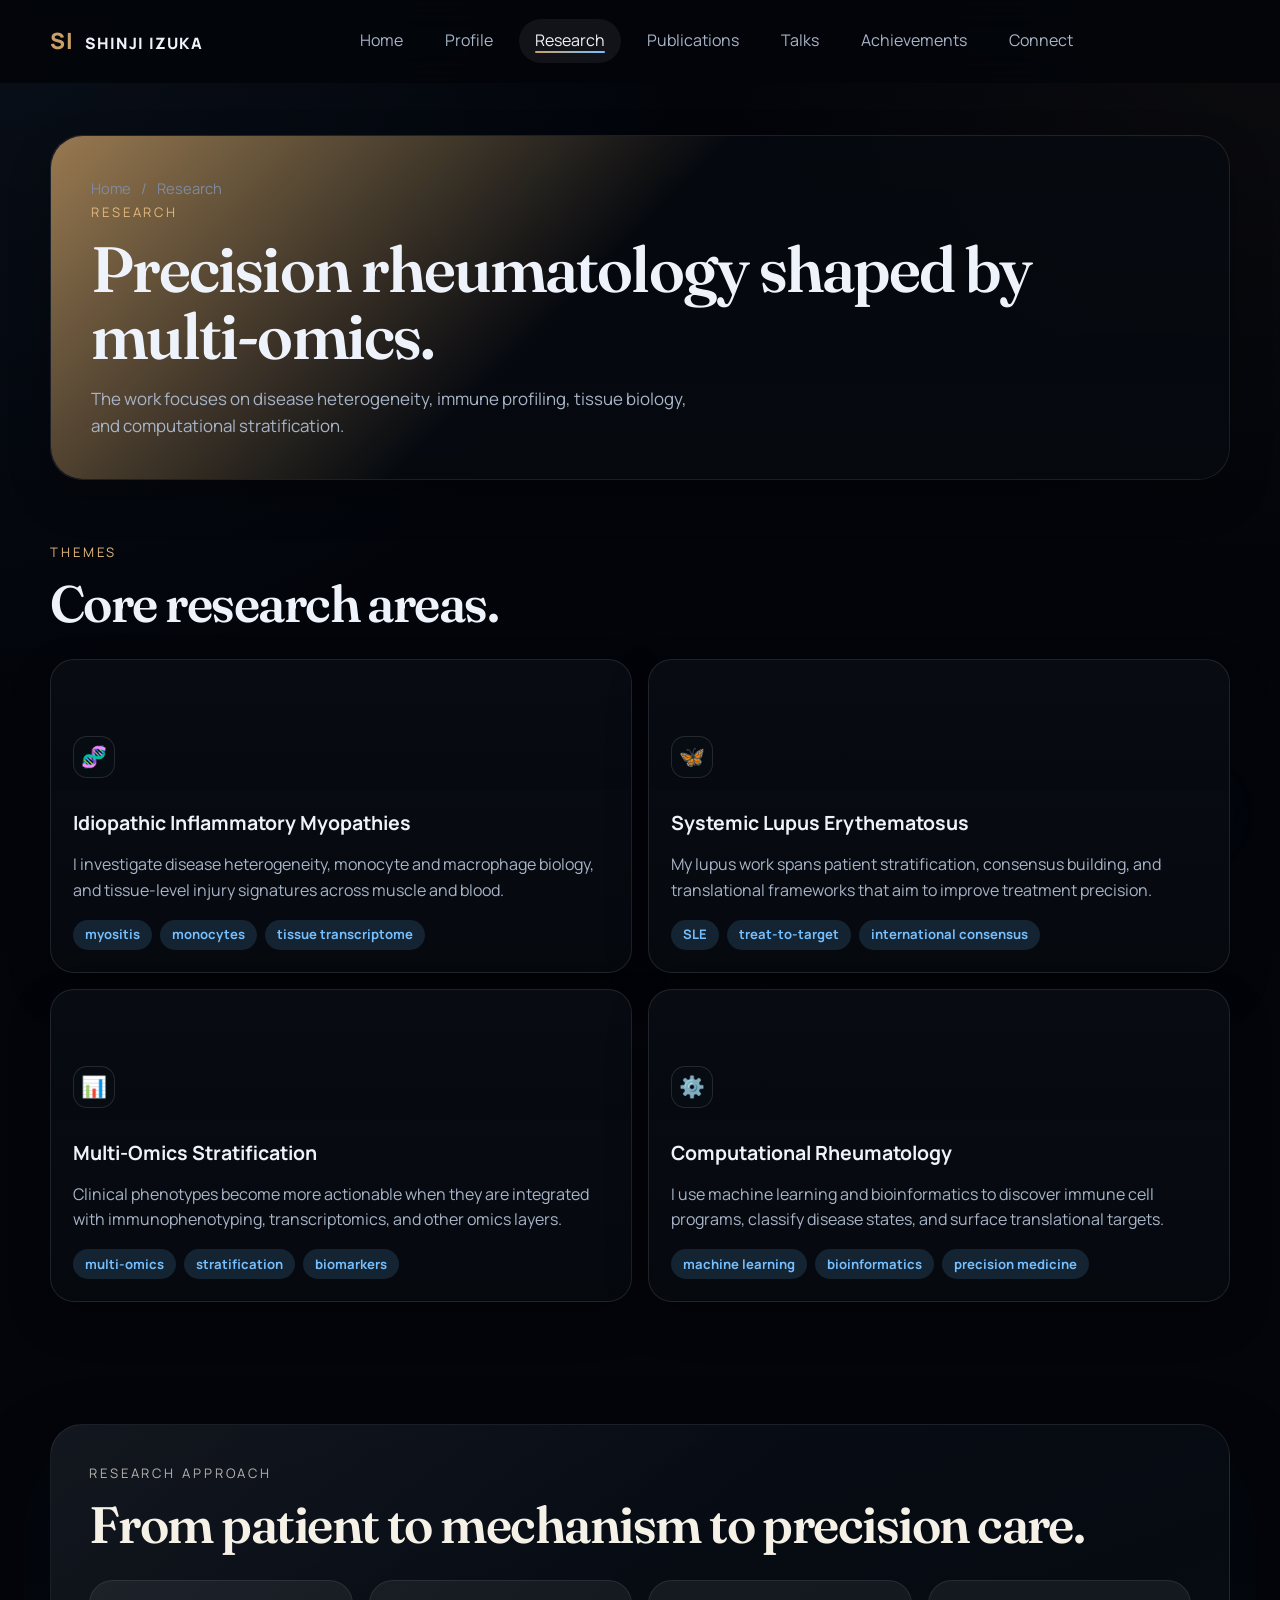
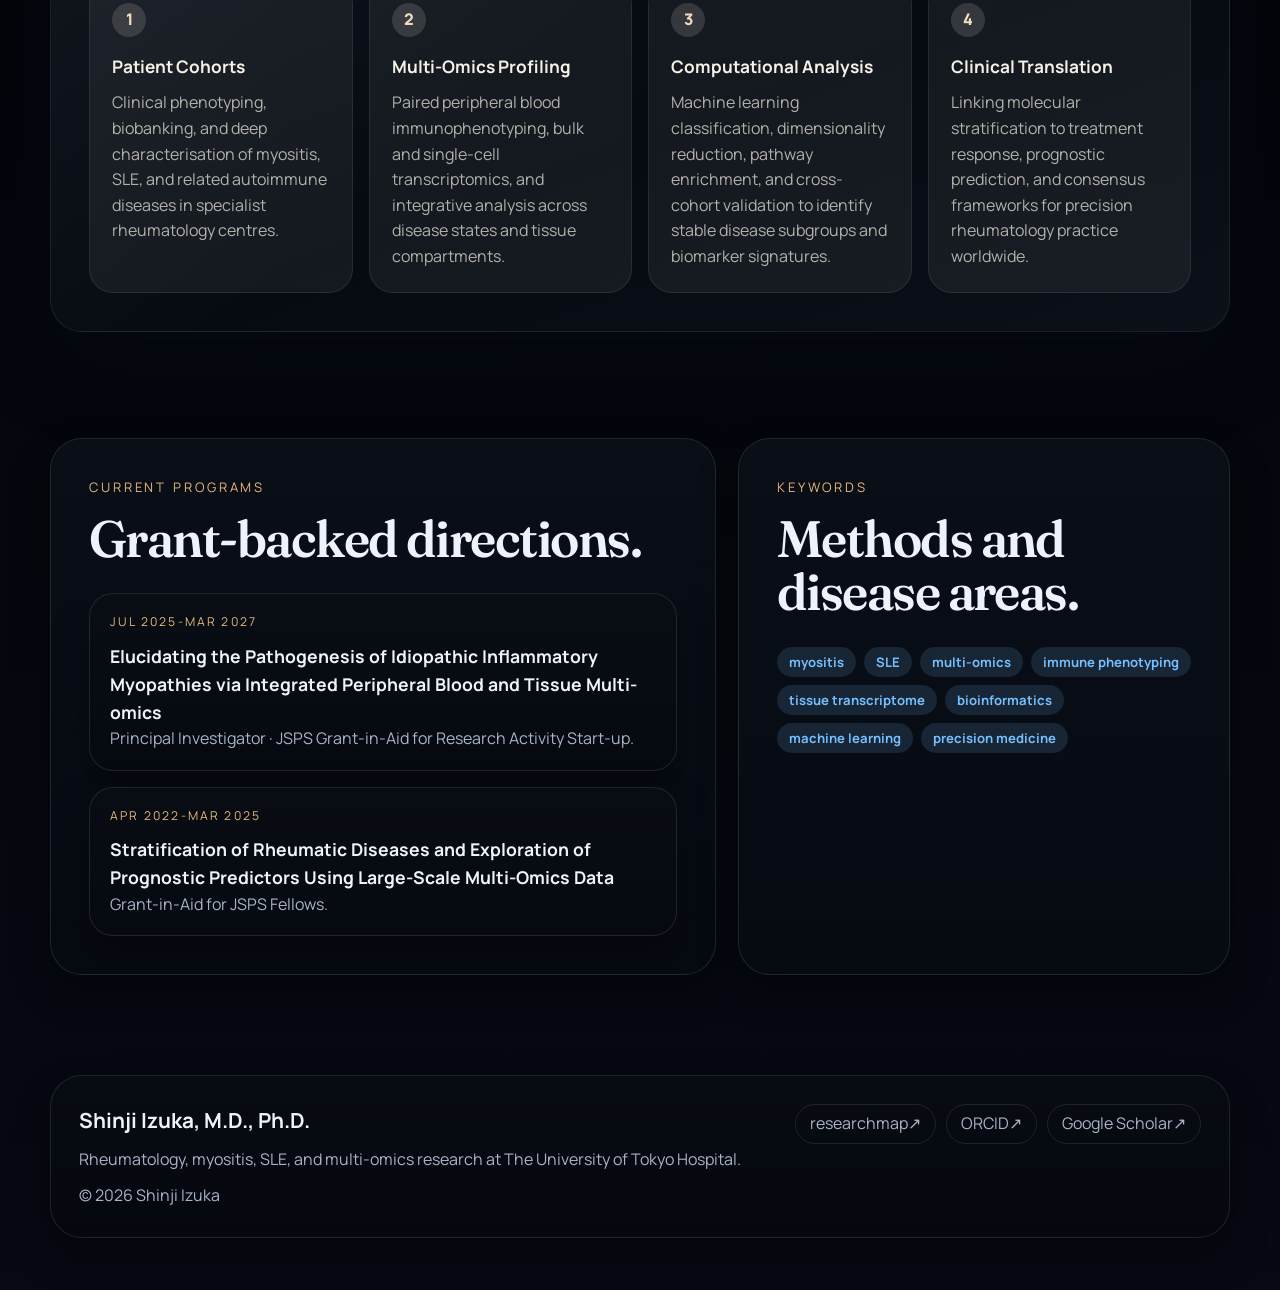
<file: research.html>
<!DOCTYPE html>
<html lang="en">
<head>
  <meta charset="UTF-8">
  <meta name="viewport" content="width=device-width, initial-scale=1.0">
  <title>Research | Shinji Izuka</title>
  <meta name="description" content="Research areas of Shinji Izuka across myositis, SLE, multi-omics, machine learning, and translational rheumatology.">
  <link rel="preconnect" href="https://fonts.googleapis.com">
  <link rel="preconnect" href="https://fonts.gstatic.com" crossorigin>
  <link href="https://fonts.googleapis.com/css2?family=Fraunces:opsz,wght@9..144,500;9..144,600&amp;family=Manrope:wght@400;500;700;800&amp;display=swap" rel="stylesheet">
  <link rel="stylesheet" href="styles.css">
</head>
<body data-page="research">
  <div data-site-header></div>

  <main class="page-main">
    <section class="page-hero">
      <div class="shell">
        <div class="page-hero__panel page-hero__panel--visual reveal" style="background-image:url('https://images.pexels.com/photos/3938023/pexels-photo-3938023.jpeg?auto=compress&cs=tinysrgb&w=1400&q=70')">
          <div class="page-hero__breadcrumbs">
            <a href="index.html">Home</a>
            <span>/</span>
            <span>Research</span>
          </div>
          <div class="section-kicker">Research</div>
          <h1>Precision rheumatology shaped by multi-omics.</h1>
          <p>The work focuses on disease heterogeneity, immune profiling, tissue biology, and computational stratification.</p>
        </div>
      </div>
    </section>

    <section class="section">
      <div class="shell">
        <div class="section-heading reveal">
          <div class="section-kicker">Themes</div>
          <h2 class="section-title">Core research areas.</h2>
        </div>
        <div class="theme-grid" id="research-themes"></div>
      </div>
    </section>

    <section class="section section--ink">
      <div class="shell">
        <div class="section-panel section-panel--ink">
          <div class="section-heading reveal">
            <div class="section-kicker">Research Approach</div>
            <h2 class="section-title">From patient to mechanism to precision care.</h2>
          </div>
          <div class="process-grid">
            <div class="process-step reveal">
              <div class="process-step__number">1</div>
              <h3>Patient Cohorts</h3>
              <p>Clinical phenotyping, biobanking, and deep characterisation of myositis, SLE, and related autoimmune diseases in specialist rheumatology centres.</p>
            </div>
            <div class="process-step reveal">
              <div class="process-step__number">2</div>
              <h3>Multi-Omics Profiling</h3>
              <p>Paired peripheral blood immunophenotyping, bulk and single-cell transcriptomics, and integrative analysis across disease states and tissue compartments.</p>
            </div>
            <div class="process-step reveal">
              <div class="process-step__number">3</div>
              <h3>Computational Analysis</h3>
              <p>Machine learning classification, dimensionality reduction, pathway enrichment, and cross-cohort validation to identify stable disease subgroups and biomarker signatures.</p>
            </div>
            <div class="process-step reveal">
              <div class="process-step__number">4</div>
              <h3>Clinical Translation</h3>
              <p>Linking molecular stratification to treatment response, prognostic prediction, and consensus frameworks for precision rheumatology practice worldwide.</p>
            </div>
          </div>
        </div>
      </div>
    </section>

    <section class="section">
      <div class="shell">
        <div class="split-grid">
          <div class="section-panel">
            <div class="section-heading reveal">
              <div class="section-kicker">Current Programs</div>
              <h2 class="section-title">Grant-backed directions.</h2>
            </div>
            <div class="book-list" id="research-grants"></div>
          </div>

          <div class="section-panel">
            <div class="section-heading reveal">
              <div class="section-kicker">Keywords</div>
              <h2 class="section-title">Methods and disease areas.</h2>
            </div>
            <div class="tag-row reveal">
              <span class="tag">myositis</span>
              <span class="tag">SLE</span>
              <span class="tag">multi-omics</span>
              <span class="tag">immune phenotyping</span>
              <span class="tag">tissue transcriptome</span>
              <span class="tag">bioinformatics</span>
              <span class="tag">machine learning</span>
              <span class="tag">precision medicine</span>
            </div>
          </div>
        </div>
      </div>
    </section>
  </main>

  <div data-site-footer></div>
  <script src="site.js" defer></script>
</body>
</html>
</file>
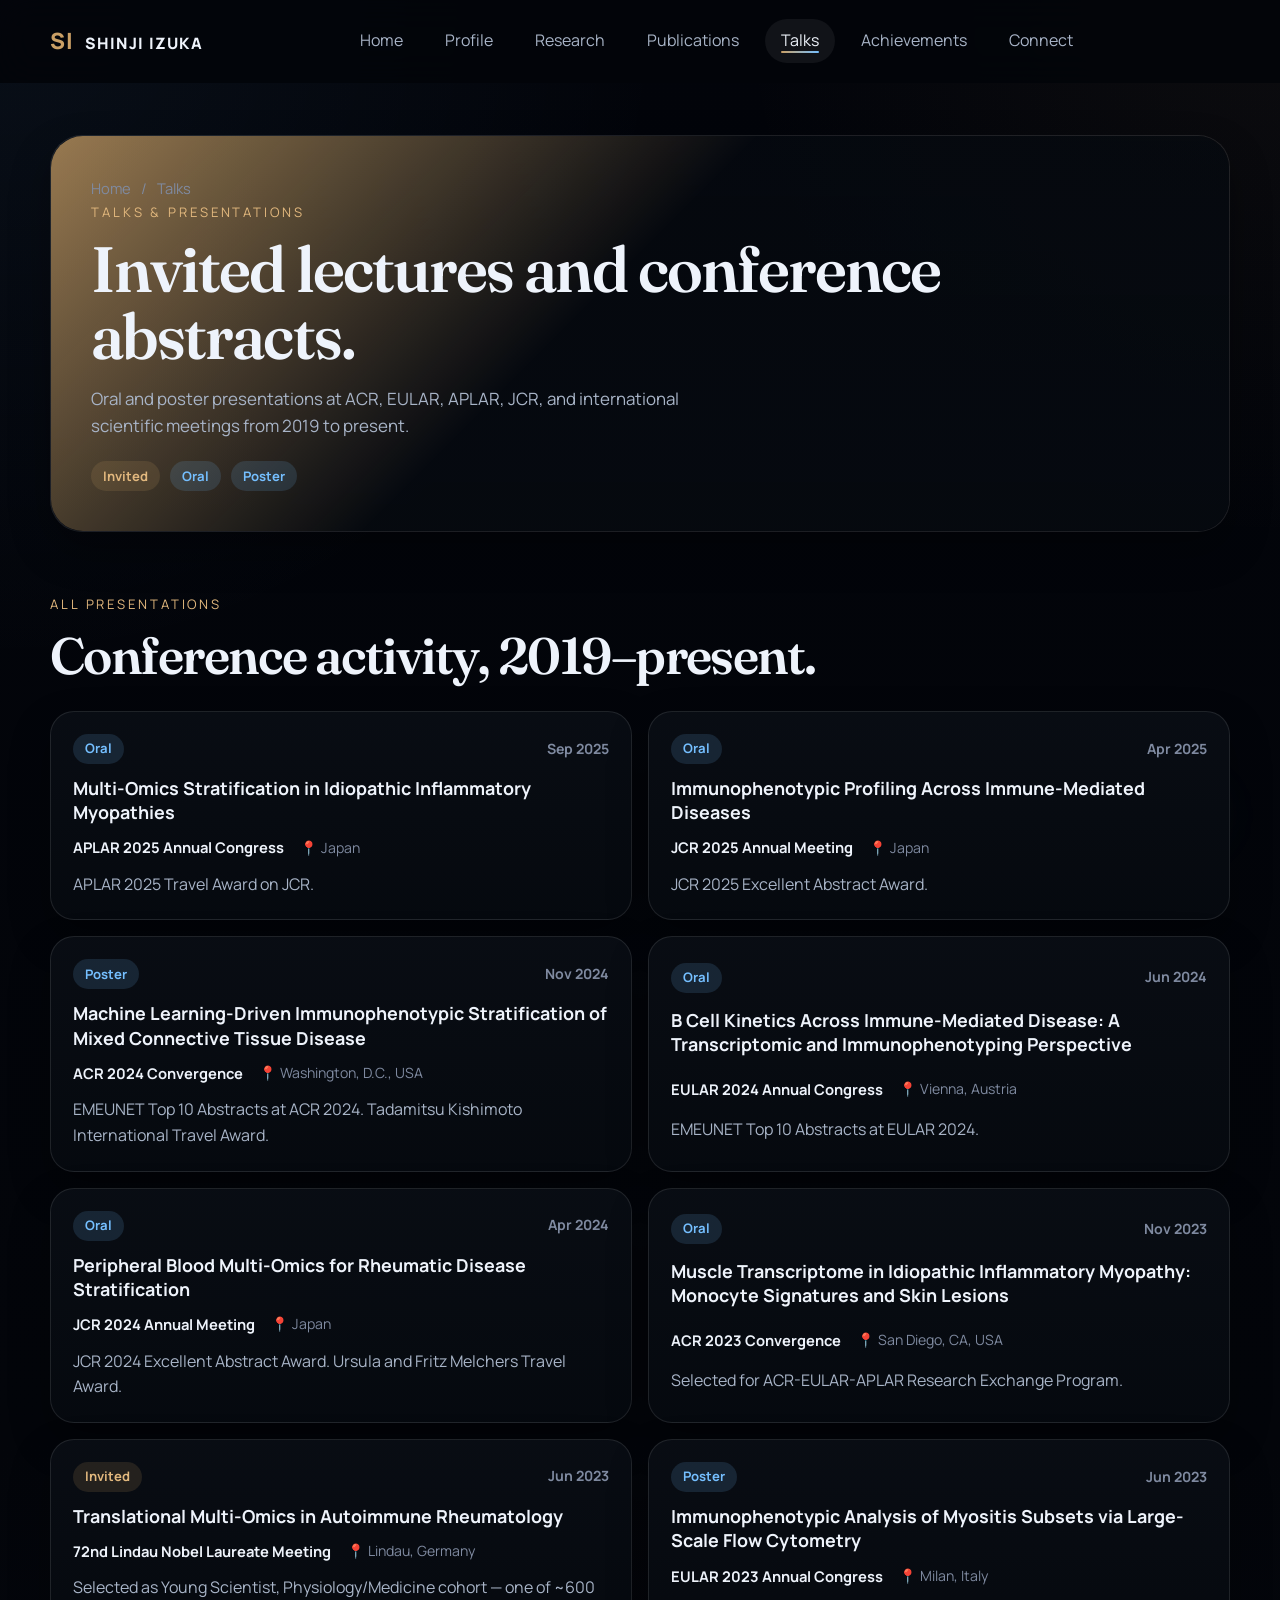
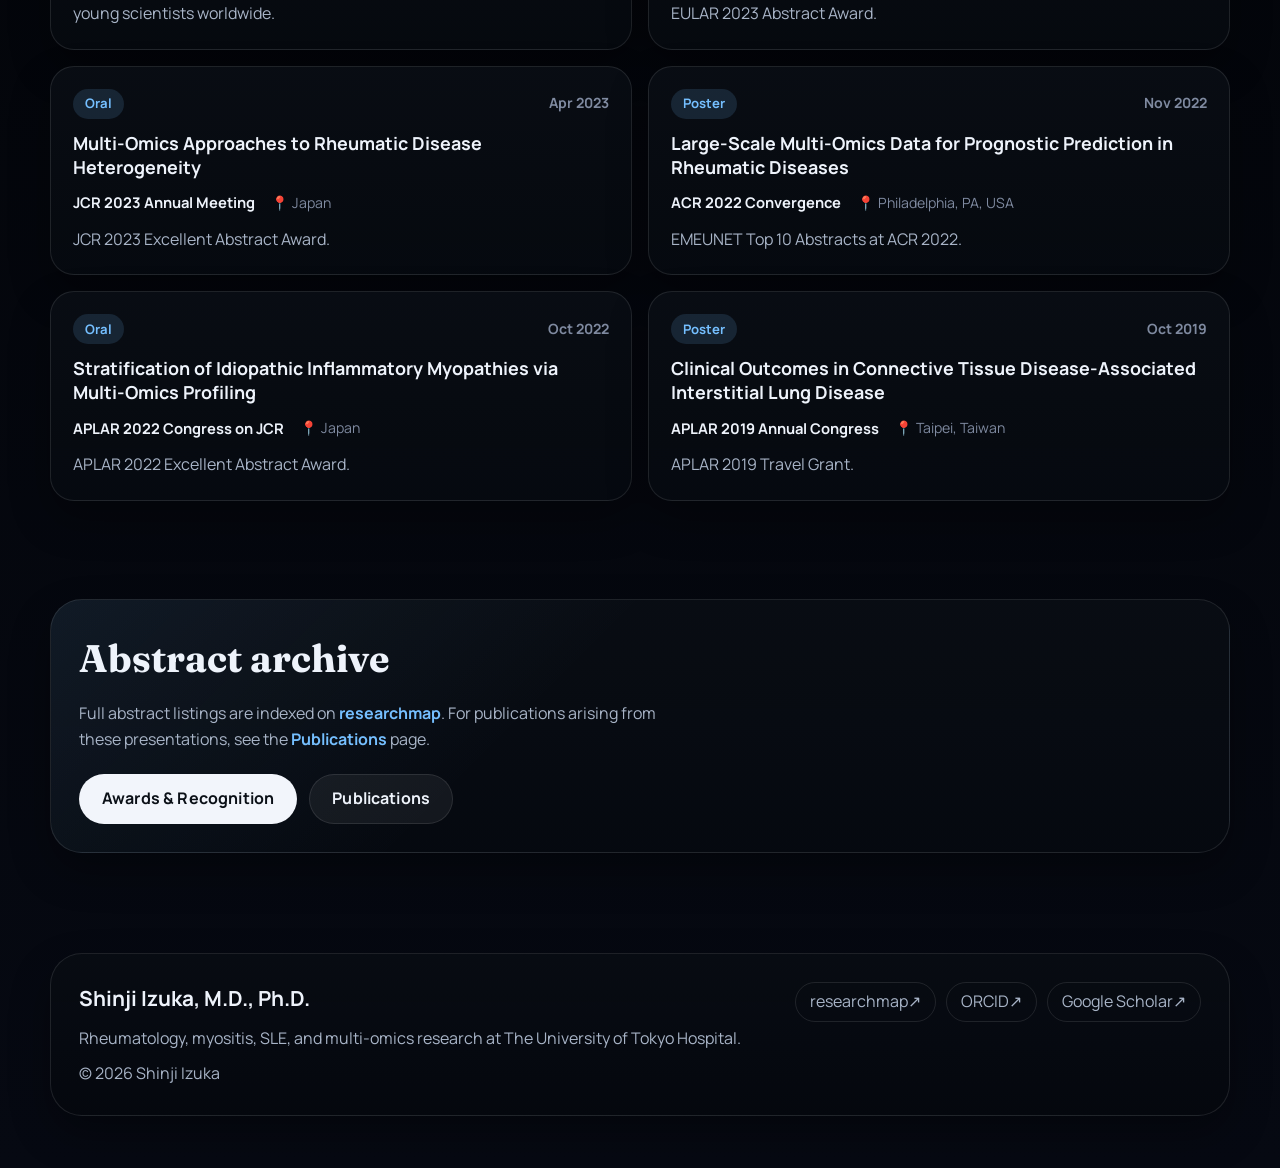
<file: talks.html>
<!DOCTYPE html>
<html lang="en">
<head>
  <meta charset="UTF-8">
  <meta name="viewport" content="width=device-width, initial-scale=1.0">
  <title>Talks | Shinji Izuka</title>
  <meta name="description" content="Conference presentations, invited talks, and oral abstracts by Shinji Izuka at ACR, EULAR, APLAR, JCR, and international meetings.">
  <link rel="preconnect" href="https://fonts.googleapis.com">
  <link rel="preconnect" href="https://fonts.gstatic.com" crossorigin>
  <link href="https://fonts.googleapis.com/css2?family=Fraunces:opsz,wght@9..144,500;9..144,600&amp;family=Manrope:wght@400;500;700;800&amp;display=swap" rel="stylesheet">
  <link rel="stylesheet" href="styles.css">
</head>
<body data-page="talks">
  <div data-site-header></div>

  <main class="page-main">
    <section class="page-hero">
      <div class="shell">
        <div class="page-hero__panel page-hero__panel--visual reveal" style="background-image:url('https://images.pexels.com/photos/1181406/pexels-photo-1181406.jpeg?auto=compress&cs=tinysrgb&w=1400&q=70')">
          <div class="page-hero__breadcrumbs">
            <a href="index.html">Home</a>
            <span>/</span>
            <span>Talks</span>
          </div>
          <div class="section-kicker">Talks &amp; Presentations</div>
          <h1>Invited lectures and conference abstracts.</h1>
          <p>Oral and poster presentations at ACR, EULAR, APLAR, JCR, and international scientific meetings from 2019 to present.</p>
          <div class="talks-legend">
            <span class="tag tag--warm">Invited</span>
            <span class="tag tag--signal">Oral</span>
            <span class="tag">Poster</span>
          </div>
        </div>
      </div>
    </section>

    <section class="section">
      <div class="shell">
        <div class="section-heading reveal">
          <div class="section-kicker">All Presentations</div>
          <h2 class="section-title">Conference activity, 2019–present.</h2>
        </div>
        <div class="talks-grid" id="talks-list"></div>
      </div>
    </section>

    <section class="section">
      <div class="shell">
        <div class="cta-panel reveal">
          <h2>Abstract archive</h2>
          <p>
            Full abstract listings are indexed on
            <a class="inline-link" href="https://researchmap.jp/shinji04/presentations" target="_blank" rel="noopener noreferrer">researchmap</a>.
            For publications arising from these presentations, see the
            <a class="inline-link" href="publications.html">Publications</a> page.
          </p>
          <div class="cta-panel__actions">
            <a class="button button--ink" href="achievements.html">Awards &amp; Recognition</a>
            <a class="button button--light" href="publications.html">Publications</a>
          </div>
        </div>
      </div>
    </section>
  </main>

  <div data-site-footer></div>
  <script src="site.js" defer></script>
</body>
</html>
</file>
<file: styles.css>
:root {
  --bg: #03050a;
  --bg-soft: #070b12;
  --surface: rgba(9, 13, 20, 0.9);
  --surface-strong: #0c121c;
  --ink: #eef3fb;
  --ink-soft: #a8b4c7;
  --ink-faint: #7f8aa0;
  --line: rgba(255, 255, 255, 0.1);
  --line-strong: rgba(255, 255, 255, 0.18);
  --hero: #02040a;
  --hero-alt: #0a111c;
  --accent: #caa066;
  --accent-strong: #e2b87e;
  --accent-soft: rgba(202, 160, 102, 0.14);
  --signal: #75bfff;
  --signal-soft: rgba(117, 191, 255, 0.14);
  --shadow: 0 32px 80px rgba(0, 0, 0, 0.46);
  --shadow-soft: 0 18px 40px rgba(0, 0, 0, 0.32);
  --radius-xl: 32px;
  --radius-lg: 24px;
  --radius-md: 18px;
  --radius-sm: 14px;
  --shell: min(1180px, calc(100vw - 40px));
  --header-height: 82px;
}

*,
*::before,
*::after {
  box-sizing: border-box;
}

html {
  scroll-behavior: smooth;
}

body {
  margin: 0;
  min-width: 320px;
  font-family: "Manrope", sans-serif;
  color: var(--ink);
  background:
    radial-gradient(circle at top left, rgba(117, 191, 255, 0.06), transparent 22%),
    radial-gradient(circle at top right, rgba(202, 160, 102, 0.05), transparent 18%),
    linear-gradient(180deg, #02040a 0%, var(--bg) 52%, #060912 100%);
  line-height: 1.6;
}

body.menu-open {
  overflow: hidden;
}

a {
  color: inherit;
  text-decoration: none;
}

img {
  display: block;
  max-width: 100%;
}

button {
  font: inherit;
}

.sr-only {
  position: absolute;
  width: 1px;
  height: 1px;
  padding: 0;
  margin: -1px;
  overflow: hidden;
  clip: rect(0, 0, 0, 0);
  white-space: nowrap;
  border: 0;
}

.shell {
  width: var(--shell);
  margin: 0 auto;
}

.site-header {
  position: sticky;
  top: 0;
  z-index: 50;
  transition: transform 220ms ease, background-color 220ms ease, border-color 220ms ease;
  background: rgba(3, 5, 10, 0.88);
  backdrop-filter: blur(18px);
  border-bottom: 1px solid transparent;
}

.site-header.is-scrolled {
  background: rgba(4, 7, 12, 0.96);
  border-color: var(--line);
}

.site-header__inner {
  min-height: var(--header-height);
  display: flex;
  align-items: center;
  justify-content: space-between;
  gap: 24px;
}

.brand {
  display: inline-flex;
  align-items: baseline;
  gap: 10px;
  font-weight: 800;
  letter-spacing: 0.08em;
  text-transform: uppercase;
}

.brand__mark {
  color: var(--accent);
  font-size: 1.4rem;
}

.brand__text {
  font-size: 0.98rem;
}

.desktop-nav {
  display: flex;
  align-items: center;
  gap: 10px;
}

.desktop-nav a,
.mobile-nav a {
  position: relative;
  display: inline-flex;
  align-items: center;
  justify-content: center;
  min-height: 44px;
  padding: 0 16px;
  border-radius: 999px;
  color: var(--ink-soft);
  transition: color 160ms ease, background-color 160ms ease, transform 160ms ease;
}

.desktop-nav a::after {
  content: "";
  position: absolute;
  left: 16px;
  right: 16px;
  bottom: 10px;
  height: 2px;
  border-radius: 999px;
  background: linear-gradient(90deg, var(--accent), var(--signal));
  transform: scaleX(0);
  transform-origin: center;
  transition: transform 220ms ease;
}

.desktop-nav a:hover,
.desktop-nav a[aria-current="page"],
.mobile-nav a:hover,
.mobile-nav a[aria-current="page"] {
  color: var(--ink);
  background: rgba(255, 255, 255, 0.06);
}

.desktop-nav a:hover::after,
.desktop-nav a[aria-current="page"]::after {
  transform: scaleX(1);
}

.header-actions {
  display: flex;
  align-items: center;
  gap: 12px;
}

.header-link {
  display: inline-flex;
  align-items: center;
  min-height: 44px;
  padding: 0 18px;
  border-radius: 999px;
  border: 1px solid var(--line);
  color: var(--ink);
  transition: transform 180ms ease, border-color 180ms ease, background-color 180ms ease;
}

.header-link:hover {
  transform: translateY(-1px);
  border-color: var(--line-strong);
  background: rgba(255, 255, 255, 0.06);
}

.menu-toggle {
  display: none;
  align-items: center;
  justify-content: center;
  width: 48px;
  height: 48px;
  border: 1px solid var(--line);
  border-radius: 16px;
  background: rgba(255, 255, 255, 0.04);
  color: var(--ink);
}

.mobile-panel {
  display: none;
  border-top: 1px solid var(--line);
  background: rgba(9, 14, 22, 0.98);
}

.mobile-panel.is-open {
  display: block;
}

.mobile-nav {
  padding: 12px 0 20px;
  display: grid;
  gap: 6px;
}

.mobile-nav a {
  justify-content: flex-start;
  border-radius: 18px;
  padding: 0 18px;
}

.page-main {
  position: relative;
}

.page-main::before {
  content: "";
  position: fixed;
  inset: auto 24px 20px auto;
  width: 130px;
  height: 130px;
  pointer-events: none;
  border-radius: 50%;
  background: radial-gradient(circle, rgba(117, 191, 255, 0.08), transparent 72%);
  filter: blur(22px);
  opacity: 0.45;
}

.hero {
  position: relative;
  padding: 88px 0 64px;
}

.hero--home {
  padding-top: 54px;
}

.hero__frame {
  position: relative;
  overflow: hidden;
  border-radius: calc(var(--radius-xl) + 6px);
  padding: clamp(28px, 4vw, 44px);
  background:
    linear-gradient(135deg, rgba(255, 255, 255, 0.04), transparent 38%),
    linear-gradient(150deg, rgba(202, 160, 102, 0.12), transparent 65%),
    linear-gradient(145deg, var(--hero) 0%, #060a12 54%, var(--hero-alt) 100%);
  color: #f6f1e6;
  box-shadow: 0 40px 120px rgba(8, 16, 26, 0.35);
}

.hero__frame::before,
.hero__frame::after {
  content: "";
  position: absolute;
  inset: auto;
  border-radius: 50%;
  pointer-events: none;
}

.hero__frame::before {
  width: 420px;
  height: 420px;
  top: -170px;
  right: -120px;
  background: radial-gradient(circle, rgba(117, 191, 255, 0.18), transparent 64%);
}

.hero__frame::after {
  width: 320px;
  height: 320px;
  bottom: -120px;
  left: -80px;
  background: radial-gradient(circle, rgba(202, 160, 102, 0.14), transparent 64%);
}

.hero__frame .grid-lines {
  position: absolute;
  inset: 0;
  background-image:
    linear-gradient(rgba(255, 255, 255, 0.06) 1px, transparent 1px),
    linear-gradient(90deg, rgba(255, 255, 255, 0.06) 1px, transparent 1px);
  background-size: 52px 52px;
  mask-image: linear-gradient(180deg, rgba(0, 0, 0, 0.65), transparent 88%);
  pointer-events: none;
}

.hero__content {
  position: relative;
  display: grid;
  grid-template-columns: minmax(0, 1.2fr) minmax(320px, 420px);
  gap: clamp(28px, 4vw, 48px);
  align-items: center;
  z-index: 1;
}

.eyebrow {
  display: inline-flex;
  align-items: center;
  gap: 10px;
  margin-bottom: 18px;
  font-size: 0.8rem;
  letter-spacing: 0.24em;
  text-transform: uppercase;
  color: rgba(246, 241, 230, 0.72);
}

.eyebrow::before {
  content: "";
  width: 36px;
  height: 1px;
  background: linear-gradient(90deg, rgba(246, 241, 230, 0.32), rgba(11, 154, 177, 0.9));
}

.hero h1,
.page-hero h1,
.section-title,
.story-title {
  margin: 0;
  font-family: "Fraunces", serif;
  font-weight: 600;
  letter-spacing: -0.03em;
  line-height: 1.05;
}

.hero h1 {
  font-size: clamp(3.2rem, 7vw, 6.2rem);
}

.hero__lead {
  max-width: 58ch;
  margin: 20px 0 0;
  font-size: clamp(1.04rem, 2vw, 1.28rem);
  color: rgba(246, 241, 230, 0.82);
}

.hero__actions {
  display: flex;
  flex-wrap: wrap;
  gap: 14px;
  margin-top: 32px;
}

.button {
  display: inline-flex;
  align-items: center;
  justify-content: center;
  min-height: 50px;
  padding: 0 22px;
  border-radius: 999px;
  border: 1px solid transparent;
  font-weight: 700;
  letter-spacing: 0.01em;
  transition: transform 180ms ease, border-color 180ms ease, background-color 180ms ease, color 180ms ease;
}

.button:hover {
  transform: translateY(-2px);
}

.button--primary {
  background: linear-gradient(135deg, #caa066, #e2b87e);
  color: #0b0f16;
}

.button--ghost {
  color: #f6f1e6;
  border-color: rgba(246, 241, 230, 0.22);
  background: rgba(255, 255, 255, 0.03);
}

.button--light {
  background: rgba(255, 255, 255, 0.06);
  border-color: var(--line);
  color: var(--ink);
}

.button--ink {
  background: #f2f5fb;
  color: #0b1017;
}

.hero__meta {
  margin-top: 28px;
  display: flex;
  flex-wrap: wrap;
  gap: 10px;
}

.pill {
  display: inline-flex;
  align-items: center;
  min-height: 34px;
  padding: 0 14px;
  border-radius: 999px;
  font-size: 0.84rem;
  border: 1px solid rgba(246, 241, 230, 0.16);
  background: rgba(255, 255, 255, 0.06);
  color: rgba(246, 241, 230, 0.86);
}

.portrait-panel {
  position: relative;
}

.portrait-panel__halo {
  position: absolute;
  inset: 10% -4% -4% 14%;
  border-radius: 38px;
  background:
    linear-gradient(135deg, rgba(11, 154, 177, 0.28), rgba(192, 120, 42, 0.18)),
    rgba(255, 255, 255, 0.04);
  filter: blur(24px);
}

.portrait-panel__frame {
  position: relative;
  padding: 14px;
  border-radius: 38px;
  background:
    linear-gradient(135deg, rgba(255, 255, 255, 0.12), rgba(255, 255, 255, 0.02)),
    rgba(255, 255, 255, 0.03);
  border: 1px solid rgba(255, 255, 255, 0.08);
  box-shadow: inset 0 1px 0 rgba(255, 255, 255, 0.06);
}

.portrait-panel__frame img {
  aspect-ratio: 4 / 5;
  width: 100%;
  object-fit: cover;
  border-radius: 28px;
}

.portrait-panel__note {
  position: absolute;
  right: -14px;
  bottom: 22px;
  max-width: 230px;
  padding: 16px 18px;
  border-radius: 20px;
  color: #f6f1e6;
  background: rgba(7, 14, 24, 0.82);
  border: 1px solid rgba(255, 255, 255, 0.08);
  backdrop-filter: blur(14px);
  box-shadow: 0 18px 40px rgba(0, 0, 0, 0.24);
}

.portrait-panel__note strong {
  display: block;
  font-size: 0.92rem;
  letter-spacing: 0.04em;
  text-transform: uppercase;
  color: #f1dcc0;
}

.portrait-panel__note span {
  display: block;
  margin-top: 6px;
  color: rgba(246, 241, 230, 0.76);
  font-size: 0.92rem;
}

.stat-band {
  margin-top: 22px;
  display: grid;
  grid-template-columns: repeat(4, minmax(0, 1fr));
  gap: 14px;
}

.stat-band__item {
  padding: 18px 18px 16px;
  border-radius: 22px;
  background: rgba(255, 255, 255, 0.08);
  border: 1px solid rgba(255, 255, 255, 0.08);
}

.stat-band__label {
  font-size: 0.76rem;
  letter-spacing: 0.16em;
  text-transform: uppercase;
  color: rgba(246, 241, 230, 0.58);
}

.stat-band__value {
  margin-top: 10px;
  font-size: 1rem;
  font-weight: 700;
  line-height: 1.4;
}

.section {
  padding: 34px 0 64px;
}

.section--ink {
  padding: 58px 0 72px;
}

.section-panel {
  position: relative;
  overflow: hidden;
  border-radius: var(--radius-xl);
  padding: clamp(26px, 4vw, 38px);
  background: linear-gradient(180deg, rgba(10, 15, 24, 0.94), rgba(7, 11, 18, 0.9));
  border: 1px solid var(--line);
  box-shadow: var(--shadow-soft);
}

.section-panel--ink {
  color: #f6f1e6;
  background:
    linear-gradient(140deg, rgba(255, 255, 255, 0.04), transparent 44%),
    linear-gradient(160deg, #090e17 0%, #060b12 58%, #0b1019 100%);
  border-color: rgba(255, 255, 255, 0.08);
  box-shadow: 0 34px 80px rgba(8, 16, 26, 0.26);
}

.section-panel--ink .section-kicker,
.section-panel--ink .section-copy,
.section-panel--ink .muted,
.section-panel--ink .list-note,
.section-panel--ink .mini-note {
  color: rgba(246, 241, 230, 0.72);
}

.section-heading {
  display: grid;
  gap: 14px;
  margin-bottom: 28px;
}

.section-kicker {
  font-size: 0.82rem;
  letter-spacing: 0.22em;
  text-transform: uppercase;
  color: var(--accent-strong);
}

.section-title {
  font-size: clamp(2rem, 4vw, 3.2rem);
}

.section-copy,
.story-copy {
  margin: 0;
  font-size: 1.04rem;
  color: var(--ink-soft);
  max-width: 62ch;
}

.cards-grid {
  display: grid;
  grid-template-columns: repeat(3, minmax(0, 1fr));
  gap: 18px;
}

.cards-grid--two {
  grid-template-columns: repeat(2, minmax(0, 1fr));
}

.cards-grid--four {
  grid-template-columns: repeat(4, minmax(0, 1fr));
}

.spotlight-card,
.panel-card,
.publication-card,
.timeline-card,
.link-card,
.theme-card,
.mini-card {
  position: relative;
  overflow: hidden;
  border-radius: var(--radius-lg);
  background: linear-gradient(180deg, rgba(9, 13, 20, 0.96), rgba(6, 10, 16, 0.92));
  border: 1px solid var(--line);
  box-shadow: var(--shadow-soft);
}

.spotlight-card::before,
.panel-card::before,
.publication-card::before,
.timeline-card::before,
.link-card::before,
.theme-card::before,
.mini-card::before {
  content: "";
  position: absolute;
  inset: 0;
  background: radial-gradient(420px circle at var(--spot-x, 50%) var(--spot-y, 50%), rgba(11, 154, 177, 0.1), transparent 40%);
  opacity: 0;
  transition: opacity 220ms ease;
  pointer-events: none;
}

.spotlight-card:hover::before,
.panel-card:hover::before,
.publication-card:hover::before,
.timeline-card:hover::before,
.link-card:hover::before,
.theme-card:hover::before,
.mini-card:hover::before {
  opacity: 1;
}

.spotlight-card,
.panel-card,
.publication-card,
.timeline-card,
.theme-card {
  padding: 22px;
}

.spotlight-card {
  display: grid;
  gap: 16px;
  min-height: 240px;
}

.spotlight-card__top {
  display: flex;
  align-items: flex-start;
  justify-content: space-between;
  gap: 18px;
}

.spotlight-card__label,
.mini-label {
  font-size: 0.76rem;
  letter-spacing: 0.18em;
  text-transform: uppercase;
  color: var(--accent-strong);
}

.spotlight-card__title,
.story-title {
  font-size: clamp(1.5rem, 2vw, 2rem);
}

.spotlight-card__copy,
.mini-note,
.list-note,
.publication-card__copy {
  color: var(--ink-soft);
  margin: 0;
}

.spotlight-card__arrow {
  width: 42px;
  height: 42px;
  border-radius: 14px;
  display: inline-flex;
  align-items: center;
  justify-content: center;
  background: rgba(11, 154, 177, 0.1);
  color: var(--signal);
  font-size: 1.2rem;
}

.story-grid,
.split-grid,
.connect-grid {
  display: grid;
  grid-template-columns: minmax(0, 1.15fr) minmax(0, 0.85fr);
  gap: 22px;
}

.story-panel,
.side-stack {
  display: grid;
  gap: 18px;
}

.story-panel {
  padding: 28px;
  border-radius: var(--radius-xl);
  background: linear-gradient(180deg, rgba(10, 15, 24, 0.94), rgba(7, 11, 18, 0.9));
  border: 1px solid var(--line);
  box-shadow: var(--shadow-soft);
}

.story-title {
  margin: 0;
}

.story-copy strong {
  color: var(--ink);
}

.mini-card {
  padding: 18px 20px;
}

.mini-card strong {
  display: block;
  margin-top: 10px;
  font-size: 1.1rem;
}

.mini-card__year {
  color: var(--signal);
  font-weight: 700;
}

.publication-list,
.timeline-list,
.link-grid,
.book-list,
.role-list,
.membership-list,
.theme-grid {
  display: grid;
  gap: 16px;
}

.publication-card {
  display: grid;
  gap: 14px;
}

.publication-card__meta,
.timeline-card__meta {
  display: flex;
  flex-wrap: wrap;
  gap: 10px;
  align-items: center;
  color: var(--ink-faint);
  font-size: 0.88rem;
}

.publication-card__title,
.timeline-card__title,
.theme-card__title {
  margin: 0;
  font-size: 1.22rem;
  line-height: 1.35;
}

.publication-card__link,
.inline-link {
  color: var(--signal);
  font-weight: 700;
}

.publication-card__link:hover,
.inline-link:hover {
  color: var(--accent-strong);
}

.timeline-list {
  position: relative;
  padding-left: 22px;
}

.timeline-list::before {
  content: "";
  position: absolute;
  left: 4px;
  top: 8px;
  bottom: 8px;
  width: 1px;
  background: linear-gradient(180deg, var(--accent), rgba(11, 154, 177, 0.2));
}

.timeline-card {
  position: relative;
}

.timeline-card::after {
  content: "";
  position: absolute;
  left: -27px;
  top: 26px;
  width: 11px;
  height: 11px;
  border-radius: 50%;
  background: linear-gradient(135deg, var(--accent), var(--signal));
  box-shadow: 0 0 0 4px rgba(192, 120, 42, 0.12);
}

.timeline-card__meta {
  color: var(--accent-strong);
  font-weight: 700;
  letter-spacing: 0.04em;
}

.tag-row {
  display: flex;
  flex-wrap: wrap;
  gap: 8px;
}

.tag {
  display: inline-flex;
  align-items: center;
  min-height: 30px;
  padding: 0 12px;
  border-radius: 999px;
  background: var(--signal-soft);
  color: var(--signal);
  font-size: 0.82rem;
  font-weight: 700;
}

.tag--warm {
  background: var(--accent-soft);
  color: var(--accent-strong);
}

.theme-grid {
  grid-template-columns: repeat(2, minmax(0, 1fr));
}

.theme-card {
  display: grid;
  gap: 16px;
}

.theme-card__icon {
  width: 52px;
  height: 52px;
  border-radius: 18px;
  display: inline-flex;
  align-items: center;
  justify-content: center;
  background: linear-gradient(135deg, var(--accent-soft), rgba(11, 154, 177, 0.1));
  font-size: 1.4rem;
}

.process-grid {
  display: grid;
  grid-template-columns: repeat(3, minmax(0, 1fr));
  gap: 16px;
}

.process-step {
  padding: 22px;
  border-radius: var(--radius-lg);
  border: 1px solid rgba(255, 255, 255, 0.08);
  background: rgba(255, 255, 255, 0.06);
}

.process-step__number {
  display: inline-flex;
  align-items: center;
  justify-content: center;
  width: 34px;
  height: 34px;
  border-radius: 50%;
  background: rgba(246, 241, 230, 0.14);
  color: #f1dcc0;
  font-weight: 800;
}

.process-step h3 {
  margin: 16px 0 10px;
  font-size: 1.08rem;
}

.process-step p {
  margin: 0;
  color: rgba(246, 241, 230, 0.7);
}

.page-hero {
  padding: 52px 0 28px;
}

.page-hero__panel {
  padding: clamp(28px, 4vw, 40px);
  border-radius: var(--radius-xl);
  background:
    linear-gradient(135deg, rgba(202, 160, 102, 0.12), transparent 35%),
    linear-gradient(180deg, rgba(9, 13, 20, 0.96), rgba(6, 10, 16, 0.9));
  border: 1px solid var(--line);
  box-shadow: var(--shadow-soft);
}

.page-hero h1 {
  font-size: clamp(2.6rem, 5vw, 4.3rem);
  margin-top: 12px;
}

.page-hero p {
  max-width: 62ch;
  margin: 16px 0 0;
  font-size: 1.06rem;
  color: var(--ink-soft);
}

.page-hero__breadcrumbs {
  display: inline-flex;
  gap: 10px;
  color: var(--ink-faint);
  font-size: 0.92rem;
}

.page-hero__breadcrumbs a:hover {
  color: var(--accent-strong);
}

.link-grid {
  grid-template-columns: repeat(3, minmax(0, 1fr));
}

.link-card {
  display: grid;
  gap: 12px;
  padding: 20px;
  min-height: 180px;
}

.link-card__label {
  font-size: 1.2rem;
  font-weight: 800;
}

.link-card__domain {
  color: var(--ink-faint);
  font-size: 0.92rem;
}

.cta-panel {
  padding: 28px;
  border-radius: var(--radius-xl);
  background:
    linear-gradient(135deg, rgba(117, 191, 255, 0.08), transparent 42%),
    linear-gradient(180deg, rgba(9, 13, 20, 0.96), rgba(6, 10, 16, 0.9));
  border: 1px solid var(--line);
  box-shadow: var(--shadow-soft);
}

.cta-panel h2 {
  margin: 0 0 12px;
  font-size: clamp(1.8rem, 3vw, 2.6rem);
  font-family: "Fraunces", serif;
}

.cta-panel p {
  margin: 0;
  max-width: 58ch;
  color: var(--ink-soft);
}

.cta-panel__actions {
  margin-top: 22px;
  display: flex;
  flex-wrap: wrap;
  gap: 12px;
}

.site-footer {
  padding: 36px 0 52px;
}

.site-footer__panel {
  display: grid;
  grid-template-columns: minmax(0, 1fr) auto;
  gap: 22px;
  padding: 28px;
  border-radius: var(--radius-xl);
  background: linear-gradient(180deg, rgba(8, 12, 19, 0.96), rgba(5, 8, 14, 0.9));
  border: 1px solid var(--line);
  box-shadow: var(--shadow-soft);
}

.site-footer h2 {
  margin: 0;
  font-size: 1.3rem;
}

.site-footer p {
  margin: 10px 0 0;
  color: var(--ink-soft);
}

.site-footer__links {
  display: flex;
  flex-wrap: wrap;
  gap: 10px;
  align-items: flex-start;
  justify-content: flex-end;
}

.site-footer__links a {
  min-height: 40px;
  display: inline-flex;
  align-items: center;
  padding: 0 14px;
  border-radius: 999px;
  border: 1px solid var(--line);
  color: var(--ink-soft);
}

.site-footer__links a:hover {
  color: var(--ink);
  border-color: var(--line-strong);
}

.reveal {
  opacity: 0;
  transform: translateY(26px);
  transition: opacity 680ms cubic-bezier(0.16, 1, 0.3, 1), transform 680ms cubic-bezier(0.16, 1, 0.3, 1);
}

.reveal.is-visible {
  opacity: 1;
  transform: translateY(0);
}

.muted {
  color: var(--ink-faint);
}

@media (max-width: 1060px) {
  .hero__content,
  .story-grid,
  .split-grid,
  .connect-grid,
  .site-footer__panel {
    grid-template-columns: 1fr;
  }

  .stat-band,
  .cards-grid--four,
  .link-grid {
    grid-template-columns: repeat(2, minmax(0, 1fr));
  }
}

@media (max-width: 900px) {
  .desktop-nav,
  .header-link {
    display: none;
  }

  .menu-toggle {
    display: inline-flex;
  }

  .cards-grid,
  .cards-grid--two,
  .theme-grid,
  .process-grid {
    grid-template-columns: 1fr;
  }

  .hero h1 {
    font-size: clamp(2.8rem, 11vw, 4.6rem);
  }

  .portrait-panel__note {
    right: 10px;
    bottom: 10px;
  }
}

@media (max-width: 680px) {
  :root {
    --shell: min(1180px, calc(100vw - 24px));
  }

  .hero,
  .page-hero {
    padding-top: 34px;
  }

  .hero__frame,
  .section-panel,
  .page-hero__panel,
  .story-panel,
  .cta-panel,
  .site-footer__panel {
    padding: 22px;
  }

  .stat-band,
  .link-grid {
    grid-template-columns: 1fr;
  }

  .portrait-panel__note {
    position: static;
    margin-top: 14px;
    max-width: none;
  }

  .spotlight-card,
  .panel-card,
  .publication-card,
  .timeline-card,
  .theme-card,
  .link-card {
    padding: 18px;
  }
}

/* ── Page hero with background image ───────────────────────── */
.page-hero__panel--visual {
  background-size: cover;
  background-position: center;
  position: relative;
}

.page-hero__panel--visual::before {
  content: "";
  position: absolute;
  inset: 0;
  border-radius: inherit;
  background:
    linear-gradient(135deg, rgba(202, 160, 102, 0.75), transparent 45%),
    linear-gradient(180deg, rgba(6, 10, 16, 0.78) 0%, rgba(6, 10, 16, 0.92) 100%);
  pointer-events: none;
}

.page-hero__panel--visual > * {
  position: relative;
  z-index: 1;
}

/* ── Talks legend ───────────────────────────────────────────── */
.talks-legend {
  display: flex;
  flex-wrap: wrap;
  gap: 10px;
  margin-top: 22px;
}

/* ── Talk card ──────────────────────────────────────────────── */
.talk-card {
  position: relative;
  overflow: hidden;
  border-radius: var(--radius-lg);
  background: linear-gradient(180deg, rgba(9, 13, 20, 0.96), rgba(6, 10, 16, 0.92));
  border: 1px solid var(--line);
  box-shadow: var(--shadow-soft);
  padding: 22px;
  display: grid;
  gap: 12px;
}

.talk-card::before {
  content: "";
  position: absolute;
  inset: 0;
  background: radial-gradient(420px circle at var(--spot-x, 50%) var(--spot-y, 50%), rgba(11, 154, 177, 0.1), transparent 40%);
  opacity: 0;
  transition: opacity 220ms ease;
  pointer-events: none;
}

.talk-card:hover::before {
  opacity: 1;
}

.talk-card__header {
  display: flex;
  align-items: center;
  justify-content: space-between;
  gap: 12px;
}

.talk-card__date {
  color: var(--ink-faint);
  font-size: 0.88rem;
  font-weight: 700;
}

.talk-card__title {
  margin: 0;
  font-size: 1.12rem;
  line-height: 1.35;
}

.talk-card__venue {
  display: flex;
  flex-wrap: wrap;
  gap: 8px 16px;
  align-items: center;
}

.talk-card__venue-name {
  font-weight: 700;
  font-size: 0.92rem;
  color: var(--ink);
}

.talk-card__location {
  color: var(--ink-faint);
  font-size: 0.88rem;
}

/* ── Talks grid ─────────────────────────────────────────────── */
.talks-grid {
  display: grid;
  grid-template-columns: repeat(2, minmax(0, 1fr));
  gap: 16px;
}

/* ── Tag signal variant ─────────────────────────────────────── */
.tag--signal {
  background: var(--signal-soft);
  color: var(--signal);
}

/* ── Research theme visual image header ─────────────────────── */
.theme-card__visual {
  margin: -22px -22px 4px;
  height: 130px;
  background-size: cover;
  background-position: center;
  position: relative;
  display: flex;
  align-items: flex-end;
  padding: 12px 22px;
}

.theme-card__visual::before {
  content: "";
  position: absolute;
  inset: 0;
  background: linear-gradient(180deg, rgba(6, 10, 16, 0.28) 0%, rgba(6, 10, 16, 0.88) 100%);
  pointer-events: none;
}

.theme-card__visual .theme-card__icon {
  position: relative;
  z-index: 1;
  width: 42px;
  height: 42px;
  border-radius: 14px;
  display: inline-flex;
  align-items: center;
  justify-content: center;
  background: rgba(9, 13, 20, 0.72);
  border: 1px solid rgba(255, 255, 255, 0.12);
  backdrop-filter: blur(8px);
  font-size: 1.3rem;
}

/* ── Section more link ──────────────────────────────────────── */
.section-more {
  margin-top: 22px;
  display: flex;
  justify-content: flex-end;
}

/* ── Process grid: 4 columns on wide screens ────────────────── */
@media (min-width: 901px) {
  .process-grid {
    grid-template-columns: repeat(4, minmax(0, 1fr));
  }
}

@media (max-width: 900px) {
  .talks-grid {
    grid-template-columns: 1fr;
  }
}

@media (prefers-reduced-motion: reduce) {
  html {
    scroll-behavior: auto;
  }

  *,
  *::before,
  *::after {
    animation: none !important;
    transition: none !important;
  }

  .reveal {
    opacity: 1;
    transform: none;
  }
}
</file>
